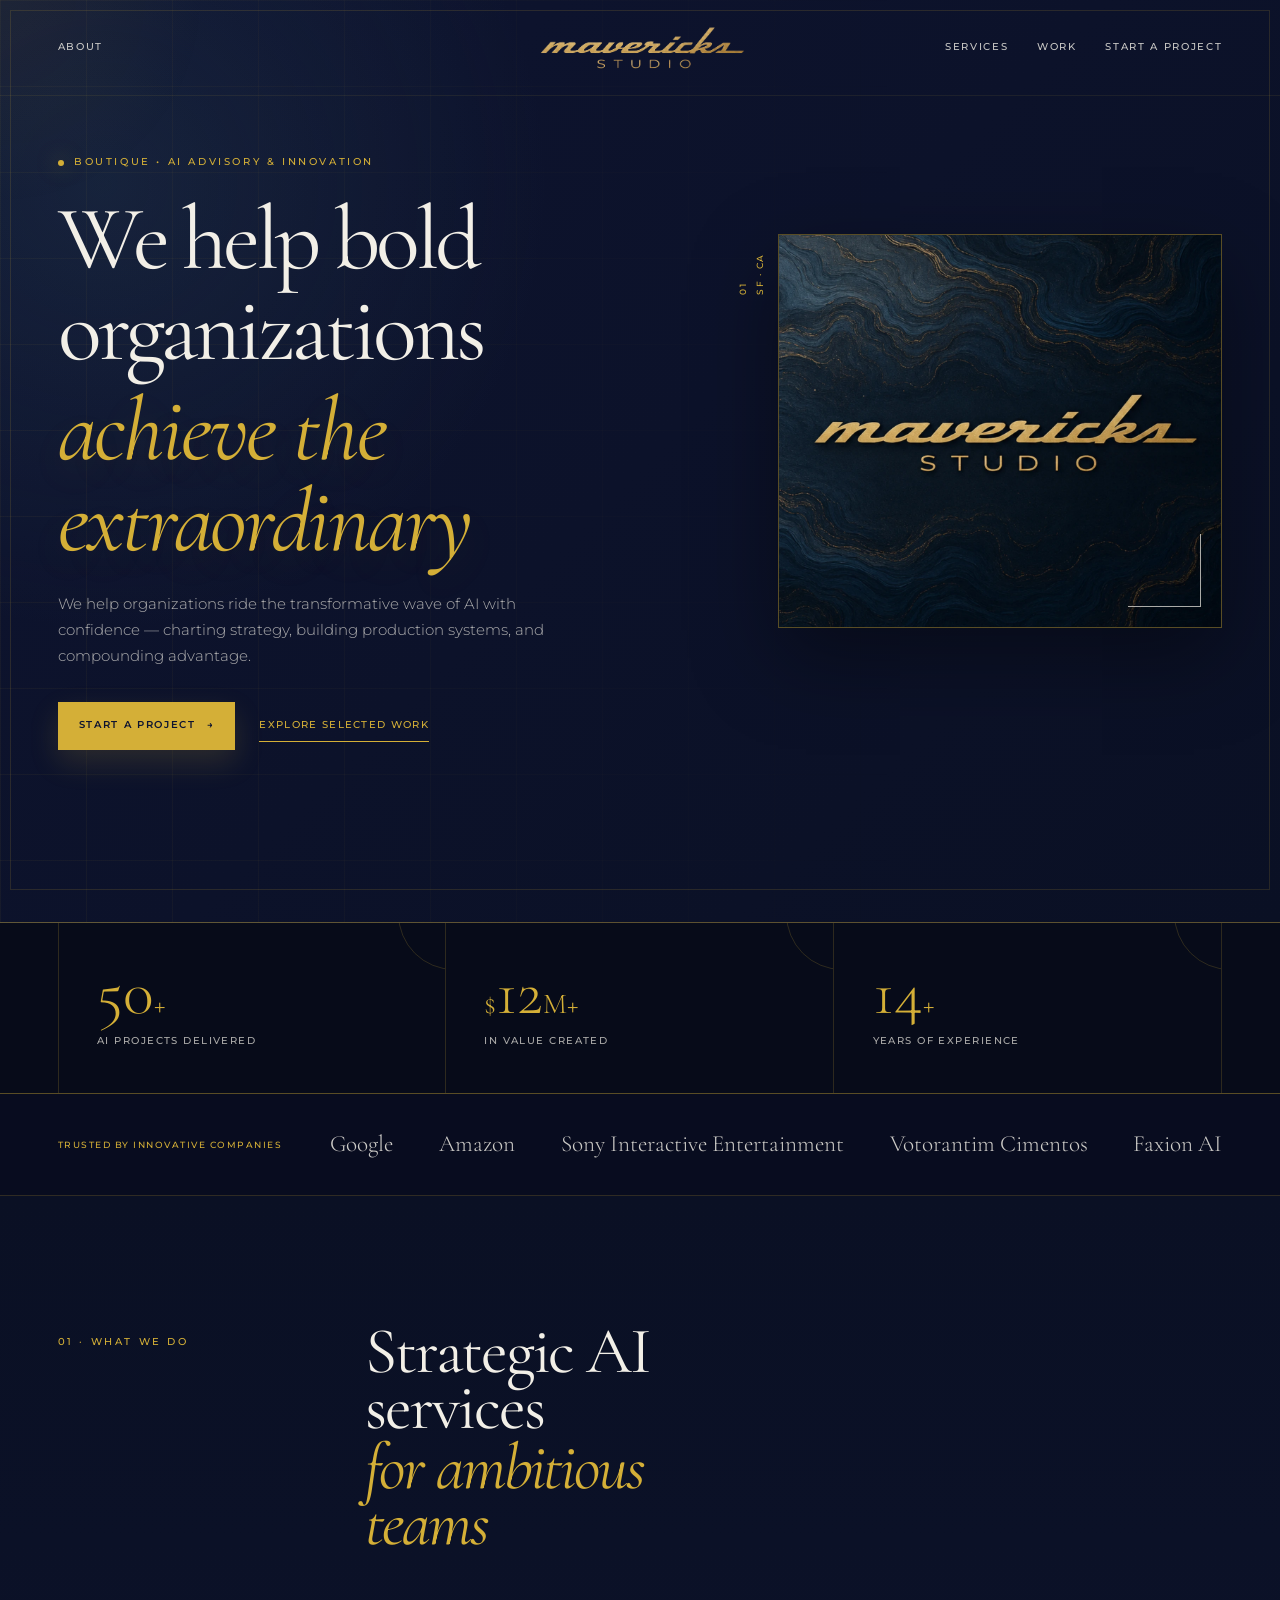
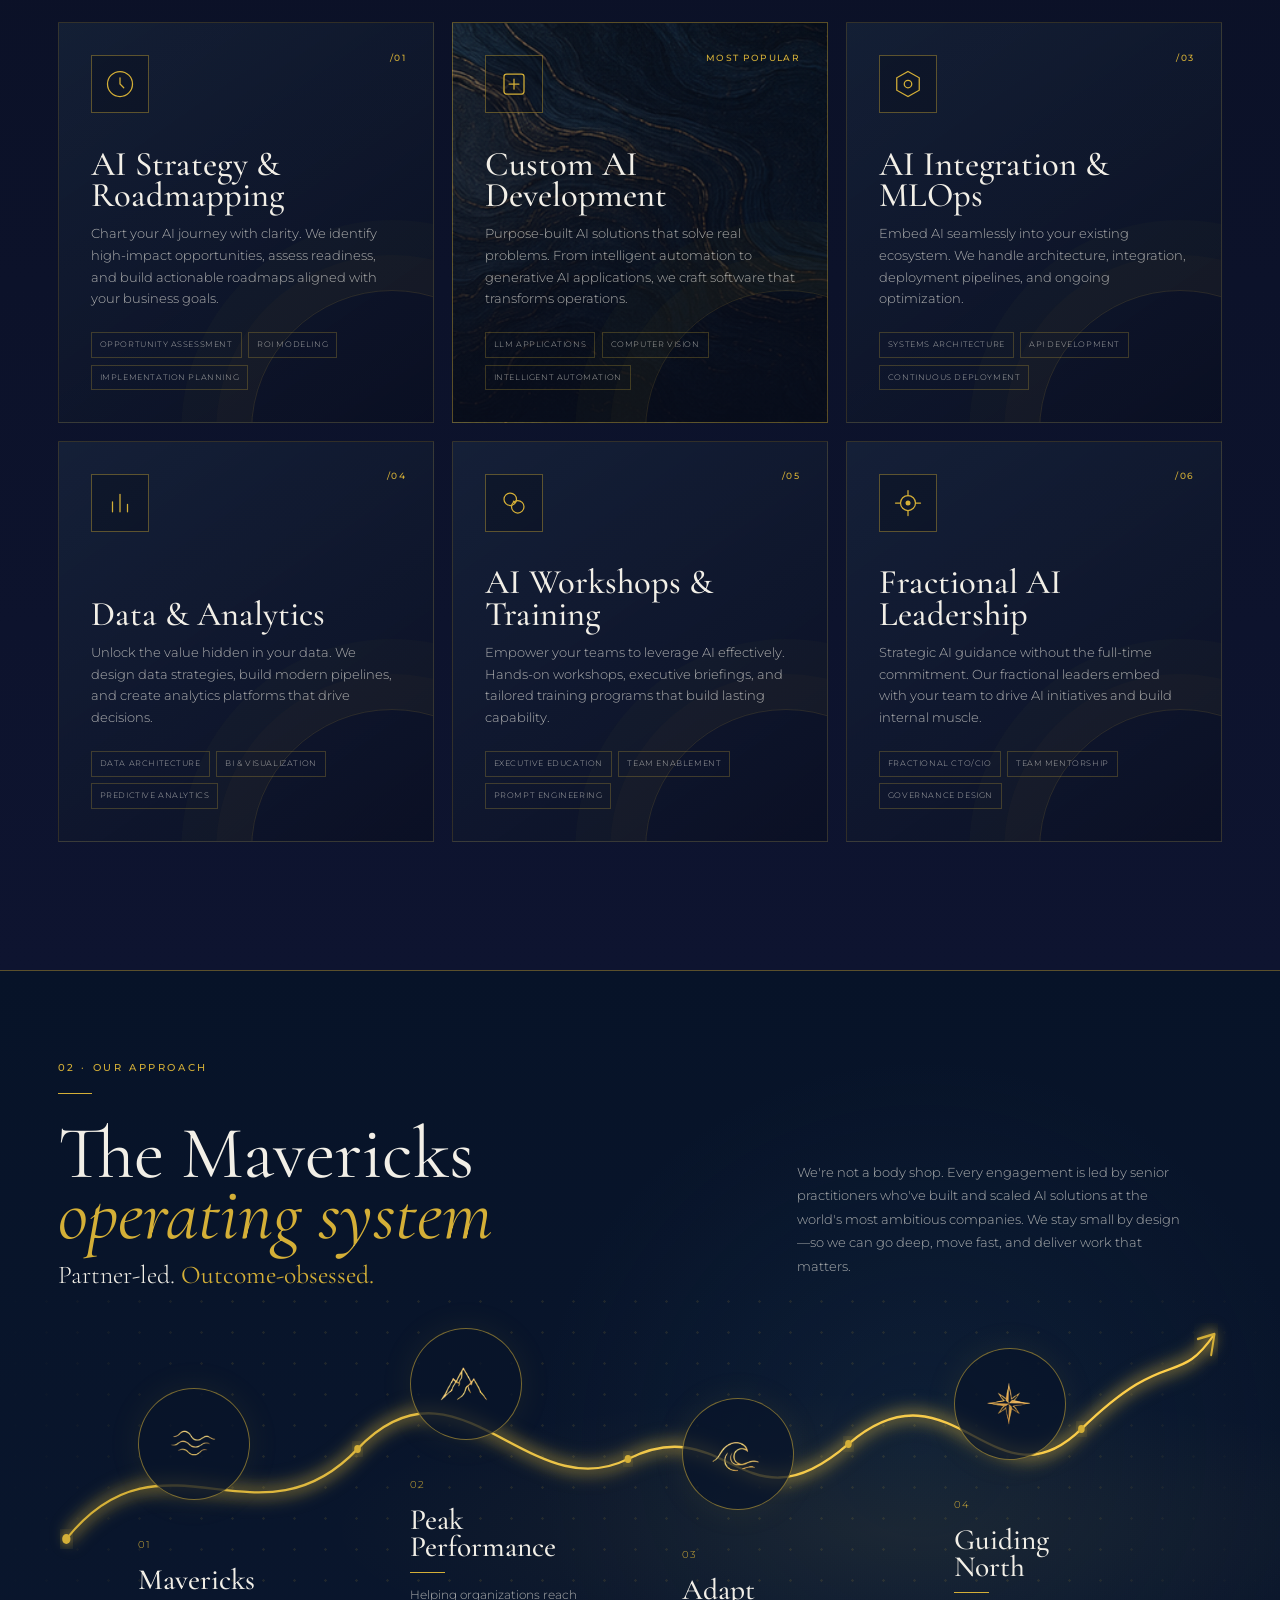
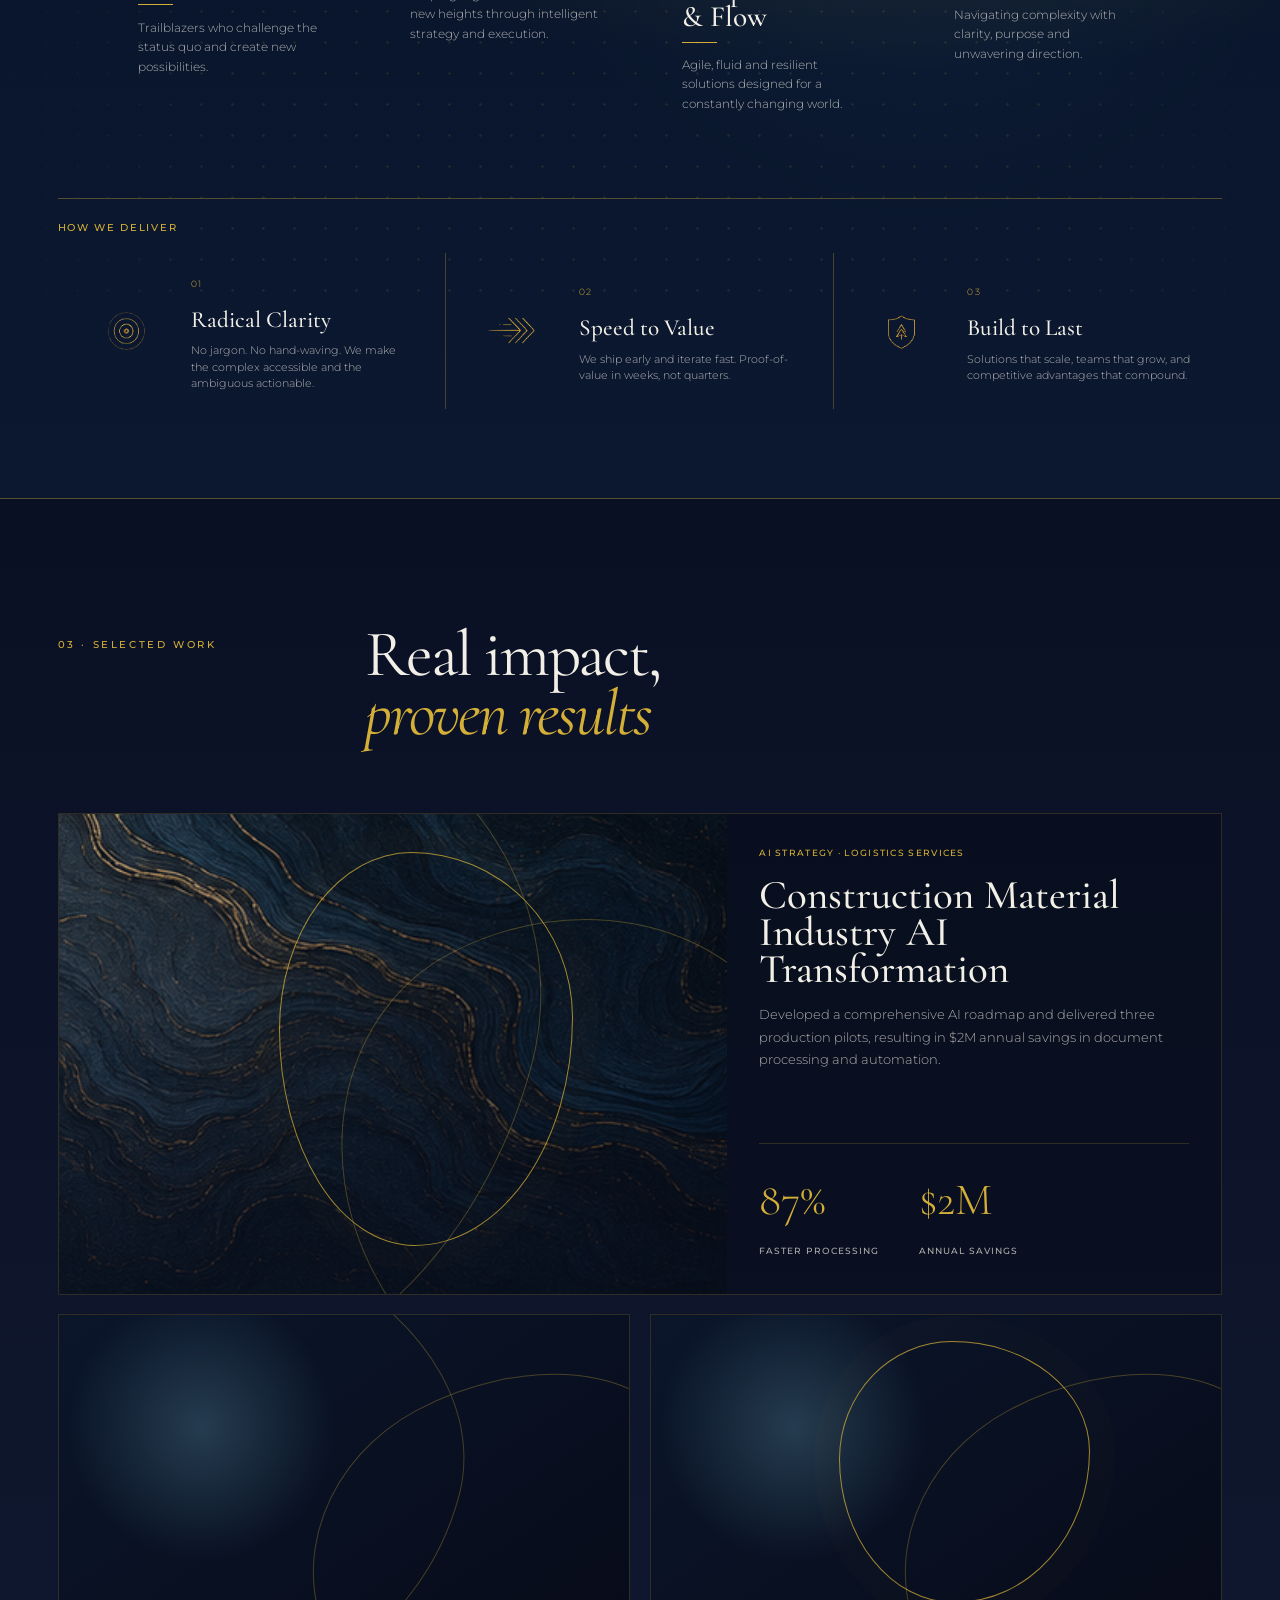
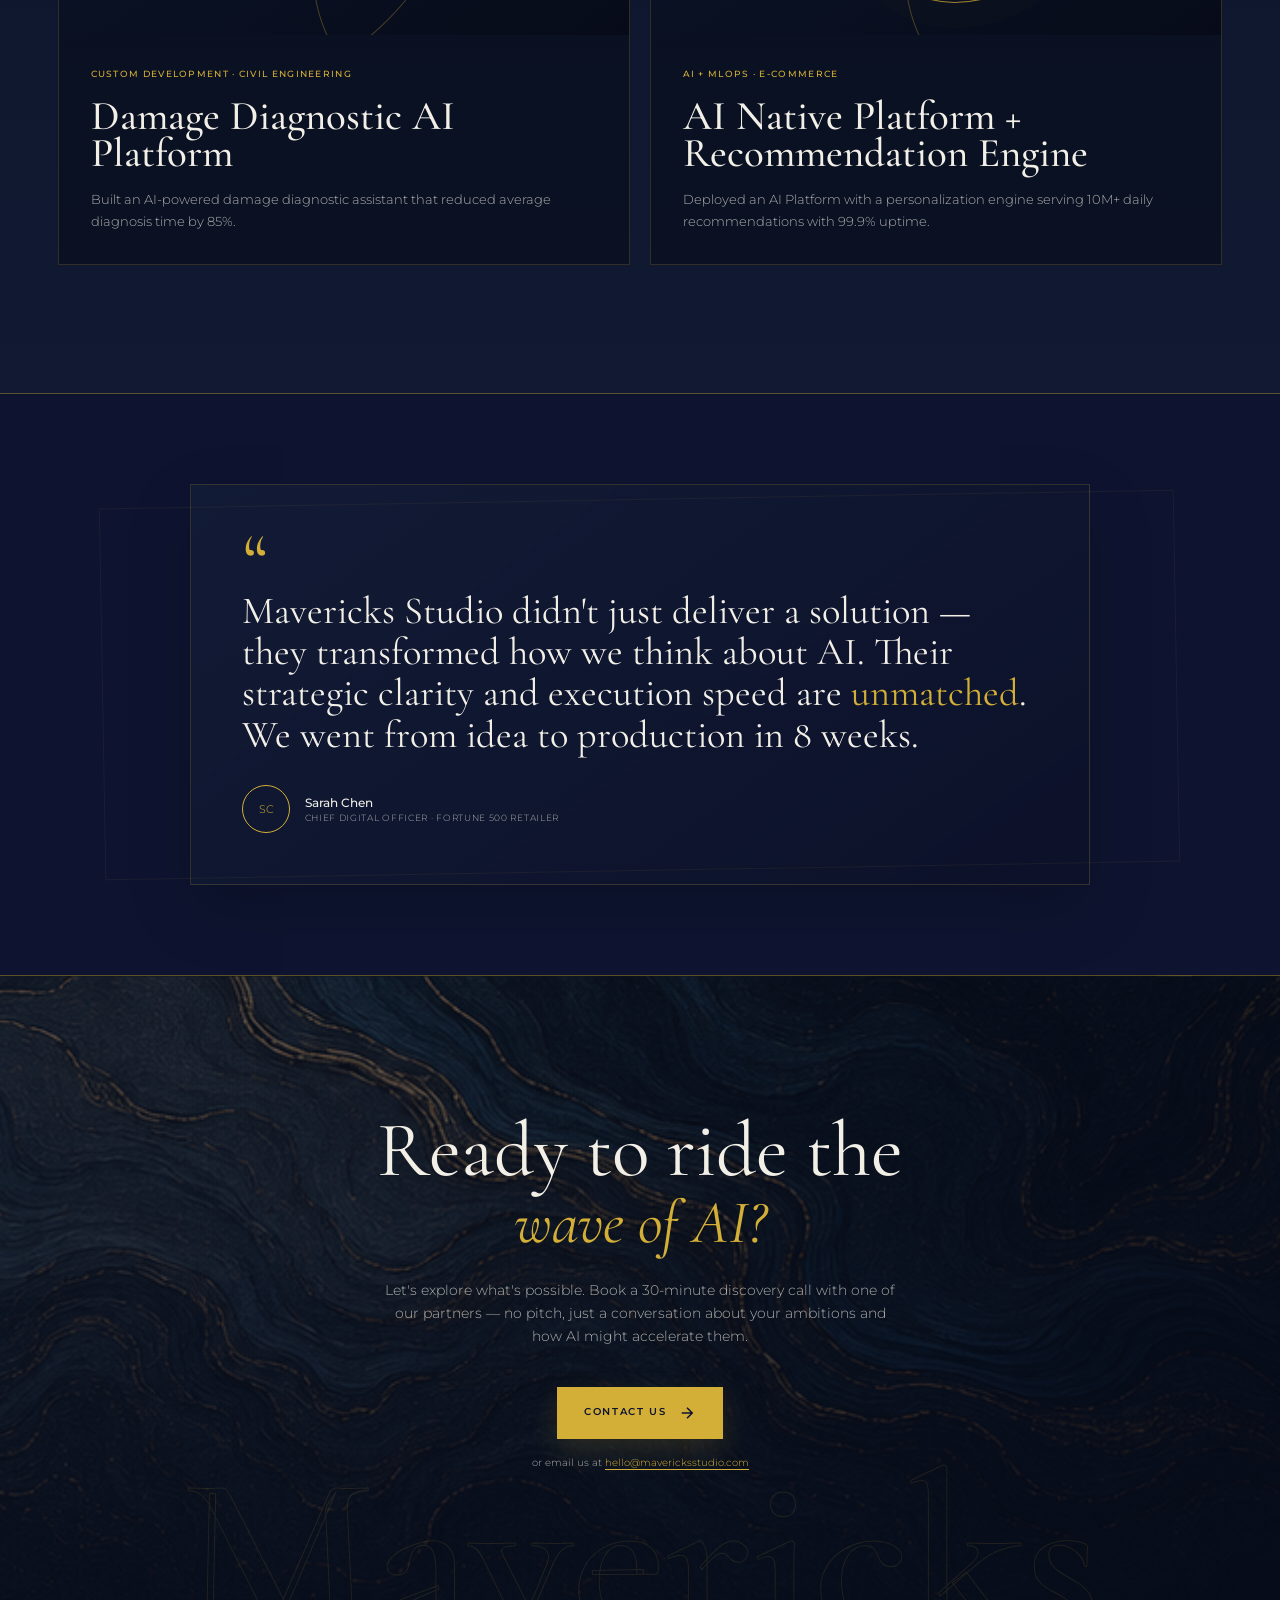
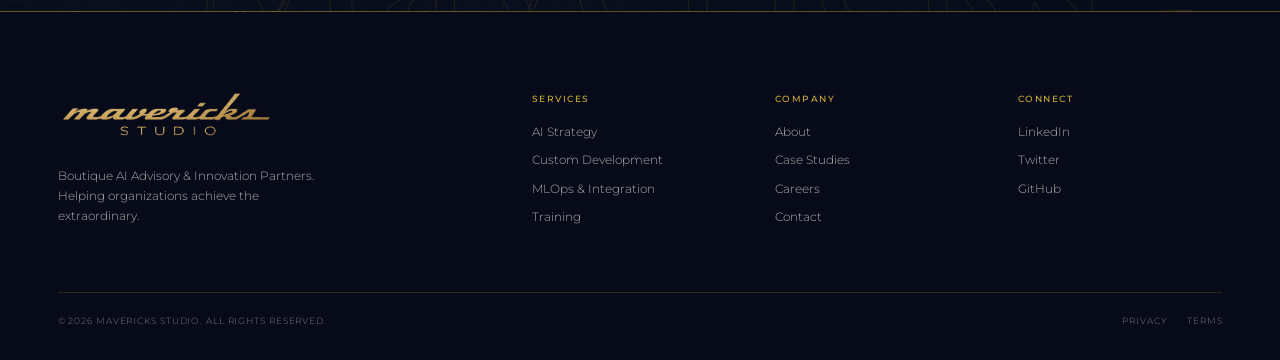
<file: index.html>
<!DOCTYPE html>
<html lang="en">
<head>
   <meta charset="UTF-8">
   <meta name="viewport" content="width=device-width, initial-scale=1.0, viewport-fit=cover">
   <title>Mavericks Studio — AI Advisory &amp; Innovation Partners</title>
   <meta name="description" content="Boutique AI Advisory & Innovation Partners. We help organizations ride the transformative wave of AI with confidence to achieve the extraordinary.">
   <meta name="theme-color" content="#0e1430">
   <link rel="stylesheet" href="styles.css">
</head>
<body>
   <!-- Cursor follower + hairline frame -->
   <div class="cursor-glow" id="cursorGlow"></div>
   <div class="frame" aria-hidden="true"></div>

   <!-- Navigation -->
   <nav class="nav" id="nav">
        <div class="nav-left">
            <a href="about.html" class="navlink">About</a>
        </div>
        <a href="index.html" class="logo nav-center">
            <img src="assets/logo-v2-transparent.png" alt="Mavericks Studio" class="logo-img">
        </a>
        <div class="nav-right">
            <a href="#services" class="navlink">Services</a>
            <a href="#work" class="navlink">Work</a>
            <a href="#contact" class="navlink nav-cta">Start a Project</a>
        </div>
        <button class="menu-btn" id="mobileMenuBtn" aria-label="Menu" aria-expanded="false">
            <span></span><span></span>
        </button>
   </nav>

   <!-- Mobile Menu -->
   <div class="mobile-menu" id="mobileMenu">
        <a href="#services">Services</a>
        <a href="#approach">Approach</a>
        <a href="#work">Work</a>
        <a href="about.html">About</a>
        <a href="#contact">Start a Project</a>
   </div>

   <!-- HERO -->
   <section class="hero">
        <div class="hero-bg">
            <div class="grid-pattern"></div>
            <div class="orb orb-1"></div>
            <div class="orb orb-2"></div>
        </div>

        <div class="section-container hero-inner">
            <div class="hero-left">
                <p class="eyebrow" data-reveal><span class="dot"></span>Boutique • AI Advisory &amp; Innovation</p>
                <h1 class="display hero-title" data-reveal>
                    <span class="hero-title-primary">We help bold<br>organizations</span>
                    <span class="hero-title-impact">achieve the<br>extraordinary</span>
                </h1>
                <p class="lead hero-sub" data-reveal>
                    We help organizations ride the transformative wave of AI with confidence —
                    charting strategy, building production systems, and compounding advantage.
                </p>
                <div class="hero-actions" data-reveal>
                    <a href="#contact" class="btn btn-primary">Start a project <span aria-hidden="true">→</span></a>
                    <a href="#work" class="text-link">Explore selected work</a>
                </div>
            </div>

            <aside class="hero-visual" data-reveal aria-label="Mavericks Studio Logo V2">
                <div class="hero-art-card hero-logo-card">
                    <img class="hero-logo-v2" src="assets/logo-v2.webp" alt="Mavericks Studio">
                </div>
                <div class="hero-art-index" aria-hidden="true"><span>01</span><span>SF · CA</span></div>
            </aside>

            <div class="scroll-cue" data-reveal>
                <span>Scroll to explore</span>
                <span class="rail"></span>
            </div>
        </div>
   </section>

   <!-- STATS -->
   <section class="stats">
        <div class="section-container stats-row">
            <div class="stat" data-reveal>
                <div class="stat-value"><span class="num" data-count="50">0</span><span class="suf">+</span></div>
                <span class="stat-label">AI Projects Delivered</span>
            </div>
            <div class="stat" data-reveal>
                <div class="stat-value"><span class="pre">$</span><span class="num" data-count="12">0</span><span class="suf">M+</span></div>
                <span class="stat-label">In Value Created</span>
            </div>
            <div class="stat" data-reveal>
                <div class="stat-value"><span class="num" data-count="14">0</span><span class="suf">+</span></div>
                <span class="stat-label">Years of Experience</span>
            </div>
        </div>
    </section>

   <!-- CLIENTS -->
   <section class="clients">
        <div class="section-container">
            <p class="clients-label" data-reveal>Trusted by innovative companies</p>
            <div class="clients-row" data-reveal>
                <span class="client-logo">Google</span>
                <span class="client-logo">Amazon</span>
                <span class="client-logo">Sony Interactive Entertainment</span>
                <span class="client-logo">Votorantim Cimentos</span>
                <span class="client-logo">Faxion AI</span>
            </div>
        </div>
   </section>

   <!-- SERVICES -->
   <section class="section services" id="services">
        <div class="section-container">
            <header class="section-head" data-reveal>
                <span class="count">01 · What We Do</span>
                <h2>Strategic AI services<span class="muted"> for ambitious teams</span></h2>
            </header>

            <div class="services-grid">
                <article class="service" data-reveal>
                    <span class="no">/01</span>
                    <div class="service-icon">
                        <svg viewBox="0 0 48 48" fill="none"><circle cx="24" cy="24" r="20" stroke="currentColor" stroke-width="2"/><path d="M24 14v10l6 6" stroke="currentColor" stroke-width="2" stroke-linecap="round"/></svg>
                    </div>
                    <h3>AI Strategy &amp; Roadmapping</h3>
                    <p>Chart your AI journey with clarity. We identify high-impact opportunities, assess readiness, and build actionable roadmaps aligned with your business goals.</p>
                    <ul class="tags"><li>Opportunity Assessment</li><li>ROI Modeling</li><li>Implementation Planning</li></ul>
                </article>

                <article class="service featured" data-reveal>
                    <span class="badge">Most Popular</span>
                    <div class="service-icon">
                        <svg viewBox="0 0 48 48" fill="none"><rect x="8" y="8" width="32" height="32" rx="4" stroke="currentColor" stroke-width="2"/><path d="M16 24h16M24 16v16" stroke="currentColor" stroke-width="2" stroke-linecap="round"/></svg>
                    </div>
                    <h3>Custom AI Development</h3>
                    <p>Purpose-built AI solutions that solve real problems. From intelligent automation to generative AI applications, we craft software that transforms operations.</p>
                    <ul class="tags"><li>LLM Applications</li><li>Computer Vision</li><li>Intelligent Automation</li></ul>
                </article>

                <article class="service" data-reveal>
                    <span class="no">/03</span>
                    <div class="service-icon">
                        <svg viewBox="0 0 48 48" fill="none"><path d="M24 4l18 10v20L24 44 6 34V14L24 4z" stroke="currentColor" stroke-width="2"/><circle cx="24" cy="24" r="6" stroke="currentColor" stroke-width="2"/></svg>
                    </div>
                    <h3>AI Integration &amp; MLOps</h3>
                    <p>Embed AI seamlessly into your existing ecosystem. We handle architecture, integration, deployment pipelines, and ongoing optimization.</p>
                    <ul class="tags"><li>Systems Architecture</li><li>API Development</li><li>Continuous Deployment</li></ul>
                </article>

                <article class="service" data-reveal>
                    <span class="no">/04</span>
                    <div class="service-icon">
                        <svg viewBox="0 0 48 48" fill="none"><path d="M12 38V22M24 38V10M36 38V26" stroke="currentColor" stroke-width="2" stroke-linecap="round"/></svg>
                    </div>
                    <h3>Data &amp; Analytics</h3>
                    <p>Unlock the value hidden in your data. We design data strategies, build modern pipelines, and create analytics platforms that drive decisions.</p>
                    <ul class="tags"><li>Data Architecture</li><li>BI &amp; Visualization</li><li>Predictive Analytics</li></ul>
                </article>

                <article class="service" data-reveal>
                    <span class="no">/05</span>
                    <div class="service-icon">
                        <svg viewBox="0 0 48 48" fill="none"><circle cx="18" cy="18" r="10" stroke="currentColor" stroke-width="2"/><circle cx="30" cy="30" r="10" stroke="currentColor" stroke-width="2"/><path d="M25 23l-2-2" stroke="currentColor" stroke-width="2" stroke-linecap="round"/></svg>
                    </div>
                    <h3>AI Workshops &amp; Training</h3>
                    <p>Empower your teams to leverage AI effectively. Hands-on workshops, executive briefings, and tailored training programs that build lasting capability.</p>
                    <ul class="tags"><li>Executive Education</li><li>Team Enablement</li><li>Prompt Engineering</li></ul>
                </article>

                <article class="service" data-reveal>
                    <span class="no">/06</span>
                    <div class="service-icon">
                        <svg viewBox="0 0 48 48" fill="none"><path d="M24 4v8M24 36v8M44 24h-8M12 24H4" stroke="currentColor" stroke-width="2" stroke-linecap="round"/><circle cx="24" cy="24" r="12" stroke="currentColor" stroke-width="2"/><circle cx="24" cy="24" r="4" fill="currentColor"/></svg>
                    </div>
                    <h3>Fractional AI Leadership</h3>
                    <p>Strategic AI guidance without the full-time commitment. Our fractional leaders embed with your team to drive AI initiatives and build internal muscle.</p>
                    <ul class="tags"><li>Fractional CTO/CIO</li><li>Team Mentorship</li><li>Governance Design</li></ul>
                </article>
            </div>
        </div>
   </section>

   <!-- OPERATING SYSTEM / APPROACH -->
   <section class="brand-principles" id="approach" aria-labelledby="brand-principles-title">
        <div class="section-container">
            <header class="brand-principles-head" data-reveal>
                <div class="os-heading">
                    <span class="count">02 · Our Approach</span>
                    <span class="os-heading-rule" aria-hidden="true"></span>
                    <h2 id="brand-principles-title">The Mavericks<br><em>operating system</em></h2>
                    <p class="os-manifesto">Partner-led. <strong>Outcome-obsessed.</strong></p>
                </div>
                <p class="os-summary">We're not a body shop. Every engagement is led by senior practitioners who've built and scaled AI solutions at the world's most ambitious companies. We stay small by design—so we can go deep, move fast, and deliver work that matters.</p>
            </header>

            <div class="os-journey" data-reveal>
                <svg class="os-journey-path" viewBox="0 0 1400 300" preserveAspectRatio="none" aria-hidden="true">
                    <defs>
                        <filter id="journey-glow" x="-20%" y="-50%" width="140%" height="200%">
                            <feGaussianBlur stdDeviation="7" result="blur"/>
                            <feMerge><feMergeNode in="blur"/><feMergeNode in="SourceGraphic"/></feMerge>
                        </filter>
                        <linearGradient id="journey-gold" x1="0" x2="1">
                            <stop offset="0" stop-color="#d4af37"/>
                            <stop offset=".55" stop-color="#f2c94c"/>
                            <stop offset="1" stop-color="#ffcf4a"/>
                        </linearGradient>
                    </defs>
                    <path class="journey-ambient" d="M10 235 C125 115 240 250 360 145 S565 205 685 155 S825 230 950 140 S1125 210 1230 125 S1345 85 1390 30"/>
                    <path class="journey-line" d="M10 235 C125 115 240 250 360 145 S565 205 685 155 S825 230 950 140 S1125 210 1230 125 S1345 85 1390 30"/>
                    <circle cx="10" cy="235" r="5"/><circle cx="360" cy="145" r="4"/><circle cx="685" cy="155" r="4"/><circle cx="950" cy="140" r="4"/><circle cx="1230" cy="125" r="4"/>
                    <path class="journey-arrow" d="m1370 35 20-5-4 21"/>
                </svg>

                <div class="principles-grid">
                    <article class="principle">
                        <div class="principle-icon"><img src="assets/icon-wave.png" alt="" aria-hidden="true"></div>
                        <div class="principle-copy"><span class="principle-no">01</span><h3>Mavericks</h3><span class="principle-rule"></span><p>Trailblazers who challenge the status quo and create new possibilities.</p></div>
                    </article>
                    <article class="principle">
                        <div class="principle-icon"><img src="assets/icon-mountain.png" alt="" aria-hidden="true"></div>
                        <div class="principle-copy"><span class="principle-no">02</span><h3>Peak<br>Performance</h3><span class="principle-rule"></span><p>Helping organizations reach new heights through intelligent strategy and execution.</p></div>
                    </article>
                    <article class="principle">
                        <div class="principle-icon"><img src="assets/icon-flow.png" alt="" aria-hidden="true"></div>
                        <div class="principle-copy"><span class="principle-no">03</span><h3>Adapt<br>&amp; Flow</h3><span class="principle-rule"></span><p>Agile, fluid and resilient solutions designed for a constantly changing world.</p></div>
                    </article>
                    <article class="principle">
                        <div class="principle-icon"><img src="assets/icon-north.png" alt="" aria-hidden="true"></div>
                        <div class="principle-copy"><span class="principle-no">04</span><h3>Guiding<br>North</h3><span class="principle-rule"></span><p>Navigating complexity with clarity, purpose and unwavering direction.</p></div>
                    </article>
                </div>
            </div>

            <div class="os-delivery" data-reveal>
                <div class="os-delivery-label"><span>How we deliver</span></div>
                <div class="os-values">
                    <article class="os-value">
                        <img src="assets/icon-clarity.png" alt="" aria-hidden="true">
                        <div><span>01</span><h3>Radical Clarity</h3><p>No jargon. No hand-waving. We make the complex accessible and the ambiguous actionable.</p></div>
                    </article>
                    <article class="os-value">
                        <img src="assets/icon-speed.png" alt="" aria-hidden="true">
                        <div><span>02</span><h3>Speed to Value</h3><p>We ship early and iterate fast. Proof-of-value in weeks, not quarters.</p></div>
                    </article>
                    <article class="os-value">
                        <img src="assets/icon-lasting.png" alt="" aria-hidden="true">
                        <div><span>03</span><h3>Build to Last</h3><p>Solutions that scale, teams that grow, and competitive advantages that compound.</p></div>
                    </article>
                </div>
            </div>
        </div>
   </section>

   <!-- WORK -->
   <section class="section work" id="work">
        <div class="section-container">
            <header class="section-head" data-reveal>
                <span class="count">03 · Selected Work</span>
                <h2>Real impact,<br><span class="muted">proven results</span></h2>
            </header>

            <div class="work-grid">
                <article class="work-card large" data-reveal>
                    <div class="work-media">
                        <span class="wave w1"></span><span class="wave w2"></span><span class="wave w3"></span>
                    </div>
                    <div class="work-body">
                        <span class="work-cat">AI Strategy · Logistics Services</span>
                        <h3>Construction Material Industry AI Transformation</h3>
                        <p>Developed a comprehensive AI roadmap and delivered three production pilots, resulting in $2M annual savings in document processing and automation.</p>
                        <div class="work-stats">
                            <div class="work-stat"><span class="v">87%</span><span class="l">Faster Processing</span></div>
                            <div class="work-stat"><span class="v">$2M</span><span class="l">Annual Savings</span></div>
                        </div>
                    </div>
                </article>

                <article class="work-card" data-reveal>
                    <div class="work-media">
                        <span class="wave w2"></span><span class="wave w1"></span>
                    </div>
                    <div class="work-body">
                        <span class="work-cat">Custom Development · Civil Engineering</span>
                        <h3>Damage Diagnostic AI Platform</h3>
                        <p>Built an AI-powered damage diagnostic assistant that reduced average diagnosis time by 85%.</p>
                    </div>
                </article>

                <article class="work-card" data-reveal>
                    <div class="work-media">
                        <span class="wave w3"></span><span class="wave w2"></span>
                    </div>
                    <div class="work-body">
                        <span class="work-cat">AI + MLOps · E-Commerce</span>
                        <h3>AI Native Platform + Recommendation Engine</h3>
                        <p>Deployed an AI Platform with a personalization engine serving 10M+ daily recommendations with 99.9% uptime.</p>
                    </div>
                </article>
            </div>
        </div>
   </section>

   <!-- TESTIMONIAL -->
   <section class="section testimonial">
        <div class="section-container">
            <div class="testimonial-inner" data-reveal>
                <div class="quote-mark" aria-hidden="true">“</div>
                <blockquote>
                    Mavericks Studio didn't just deliver a solution — they transformed how we think about AI.
                    Their strategic clarity and execution speed are <span class="accent">unmatched</span>. We went
                    from idea to production in 8 weeks.
                </blockquote>
                <div class="t-author">
                    <div class="t-avatar">SC</div>
                    <div class="t-info">
                        <div class="n">Sarah Chen</div>
                        <div class="r">Chief Digital Officer · Fortune 500 Retailer</div>
                    </div>
                </div>
            </div>
        </div>
   </section>

   <!-- CTA -->
   <section class="cta" id="contact">
        <div class="cta-bg"></div>
        <div class="section-container">
            <div class="cta-inner" data-reveal>
                <h2>Ready to ride the<br><span class="accent">wave of AI?</span></h2>
                <p>
                    Let's explore what's possible. Book a 30-minute discovery call with one of our partners —
                    no pitch, just a conversation about your ambitions and how AI might accelerate them.
                </p>
                <div class="cta-actions">
                    <a href="mailto:hello@mavericksstudio.com" class="btn btn-primary btn-lg">
                        <span>Contact Us</span>
                        <svg width="18" height="18" viewBox="0 0 24 24" fill="none" stroke="currentColor" stroke-width="2"><path d="M5 12h14M12 5l7 7-7 7"/></svg>
                    </a>
                    <span class="cta-note">or email us at <a href="mailto:hello@mavericksstudio.com">hello@mavericksstudio.com</a></span>
                </div>
            </div>
        </div>
        <div class="ghost" aria-hidden="true">Mavericks</div>
   </section>

   <!-- FOOTER -->
   <footer class="footer">
        <div class="section-container">
            <div class="footer-grid">
                <div class="footer-brand">
                    <a href="index.html" class="logo">
                        <img src="assets/logo-v2-transparent.png" alt="Mavericks Studio" class="logo-img">
                    </a>
                    <p>Boutique AI Advisory &amp; Innovation Partners. Helping organizations achieve the extraordinary.</p>
                </div>
                <div class="footer-links">
                    <div class="footer-col">
                        <h4>Services</h4>
                        <a href="#services">AI Strategy</a>
                        <a href="#services">Custom Development</a>
                        <a href="#services">MLOps &amp; Integration</a>
                        <a href="#services">Training</a>
                    </div>
                    <div class="footer-col">
                        <h4>Company</h4>
                        <a href="about.html">About</a>
                        <a href="#work">Case Studies</a>
                        <a href="careers.html">Careers</a>
                        <a href="#contact">Contact</a>
                    </div>
                    <div class="footer-col">
                        <h4>Connect</h4>
                        <a href="#">LinkedIn</a>
                        <a href="#">Twitter</a>
                        <a href="#">GitHub</a>
                    </div>
                </div>
            </div>
            <div class="footer-bottom">
                <p>© 2026 Mavericks Studio. All rights reserved.</p>
                <div class="footer-legal">
                    <a href="privacy.html">Privacy</a>
                    <a href="terms.html">Terms</a>
                </div>
            </div>
        </div>
   </footer>

   <script src="script.js"></script>
</body>
</html>
</file>
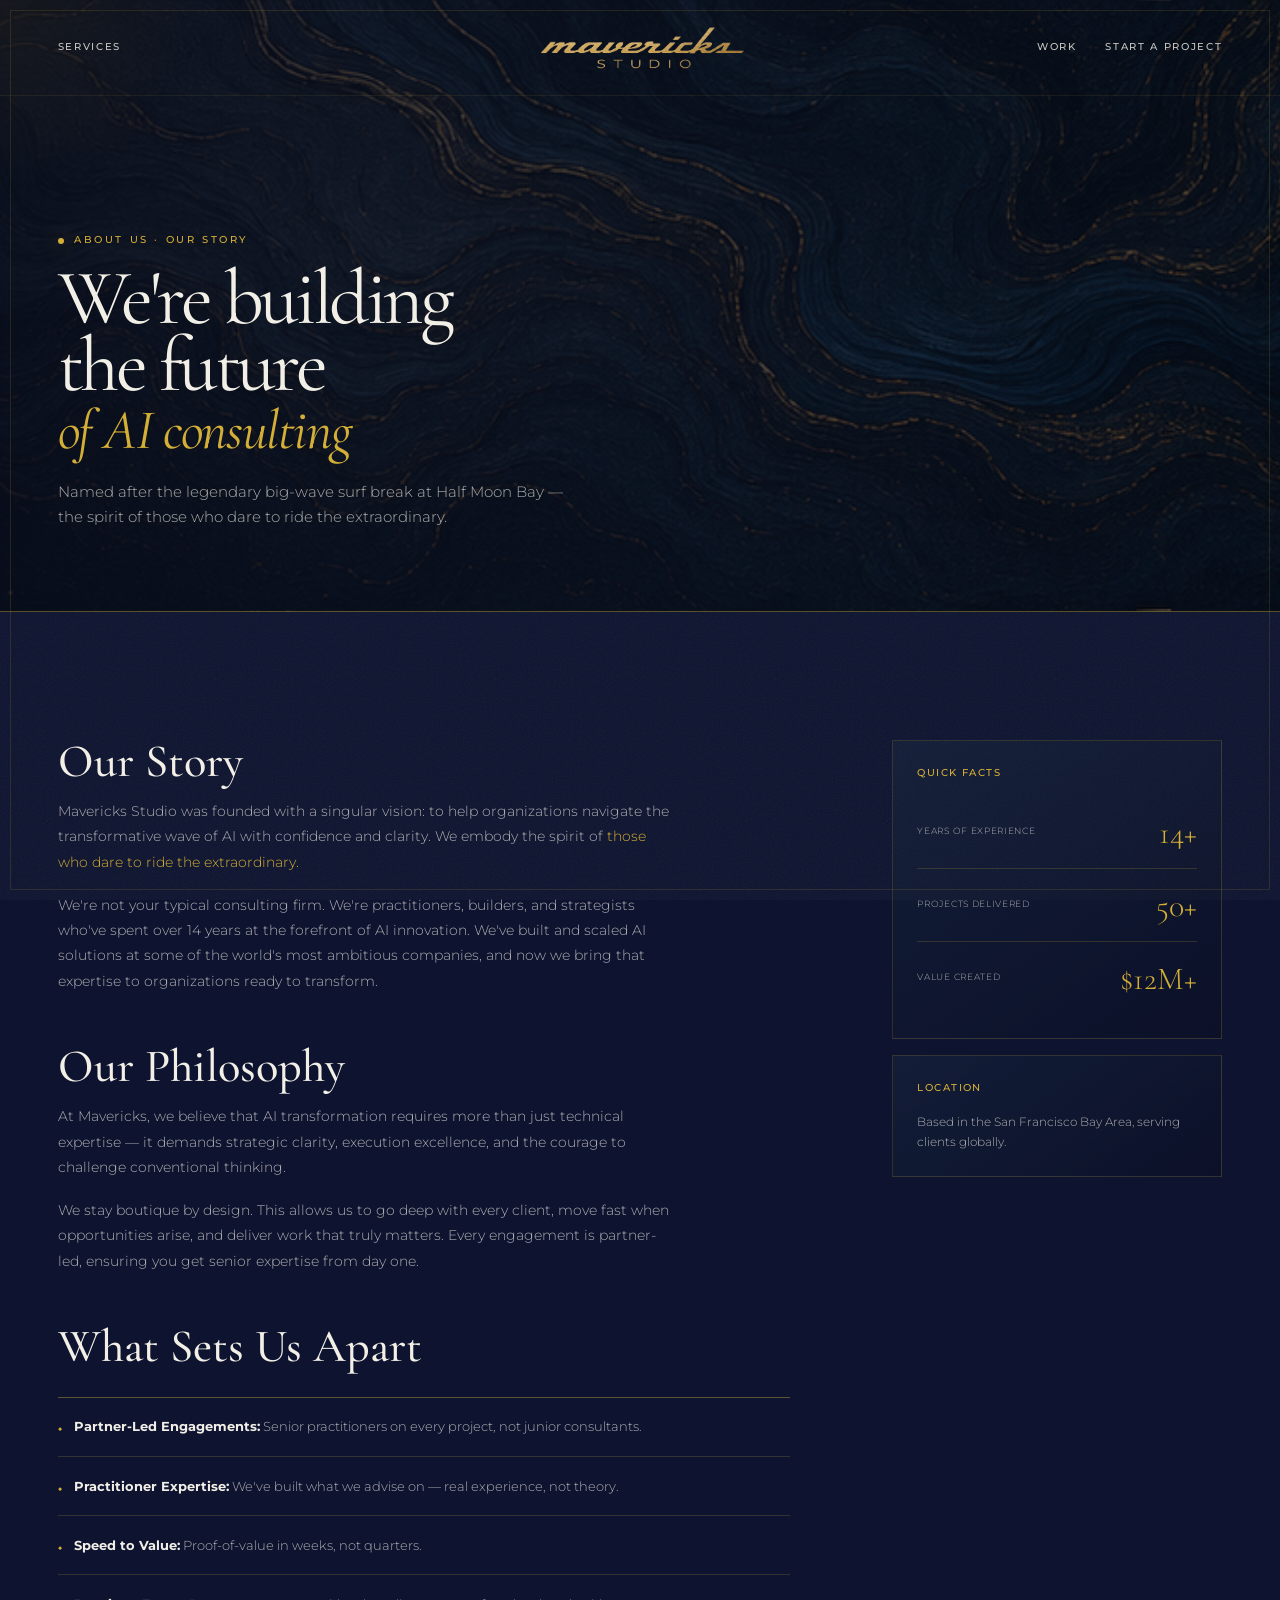
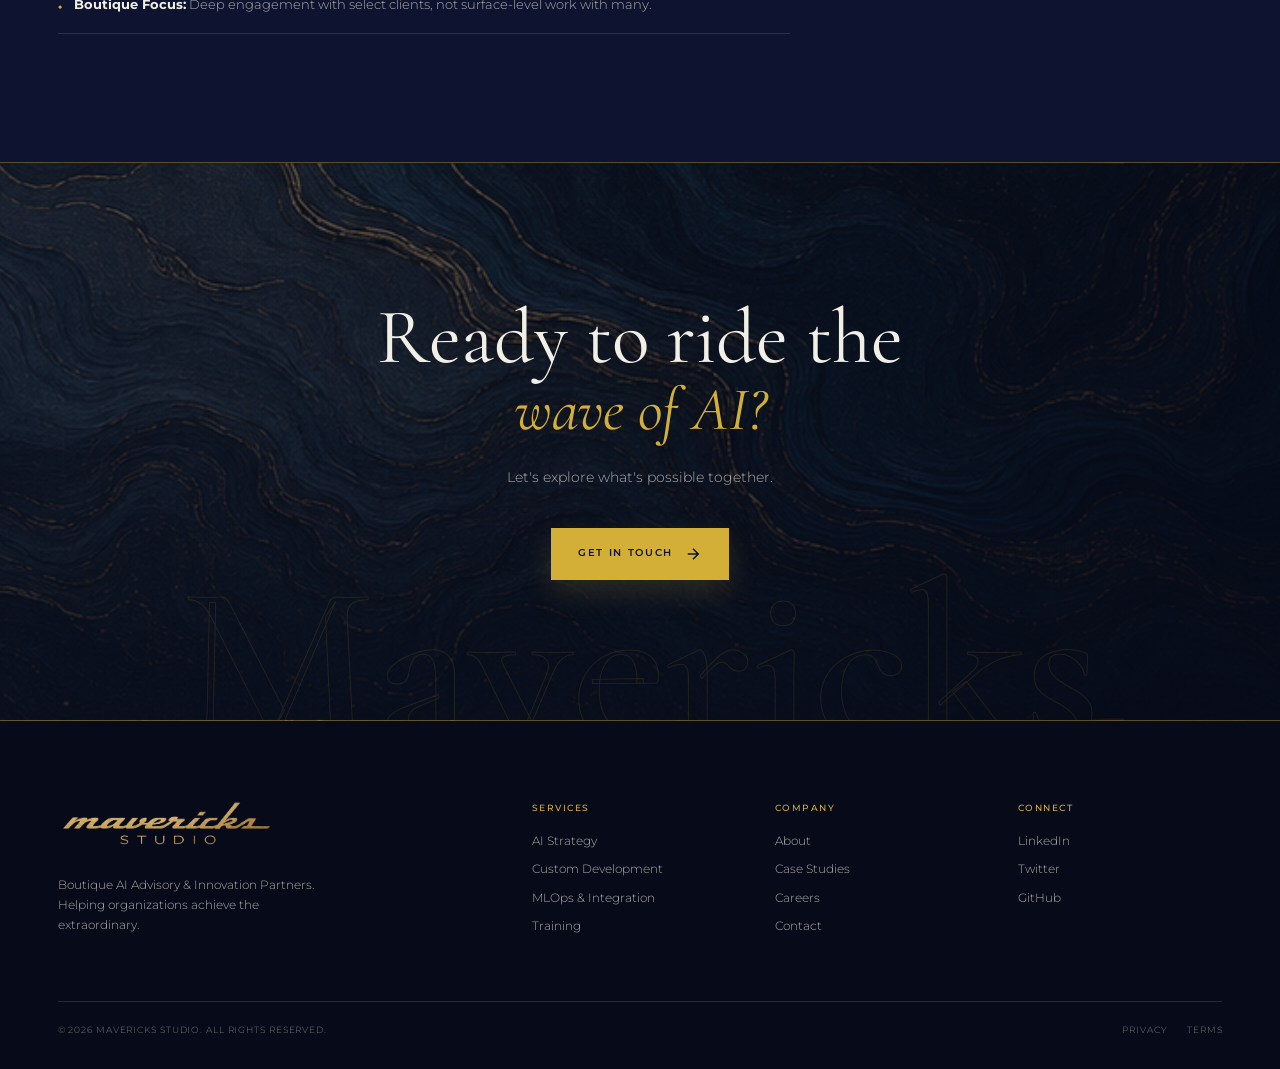
<file: about.html>
<!DOCTYPE html>
<html lang="en">
<head>
    <meta charset="UTF-8">
    <meta name="viewport" content="width=device-width, initial-scale=1.0, viewport-fit=cover">
    <title>About Us | Mavericks Studio</title>
    <meta name="description" content="Learn about Mavericks Studio — a boutique AI Advisory & Innovation Partners helping organizations ride the transformative wave of AI.">
    <meta name="theme-color" content="#0e1430">
    <link rel="stylesheet" href="styles.css">
</head>
<body>
    <div class="cursor-glow" id="cursorGlow"></div>
    <div class="frame" aria-hidden="true"></div>

    <nav class="nav" id="nav">
         <div class="nav-left"><a href="index.html#services" class="navlink">Services</a></div>
         <a href="index.html" class="logo nav-center"><img src="assets/logo-v2-transparent.png" alt="Mavericks Studio" class="logo-img"></a>
         <div class="nav-right">
             <a href="index.html#work" class="navlink">Work</a>
             <a href="index.html#contact" class="navlink nav-cta">Start a Project</a>
         </div>
         <button class="menu-btn" id="mobileMenuBtn" aria-label="Menu" aria-expanded="false"><span></span><span></span></button>
    </nav>

    <div class="mobile-menu" id="mobileMenu">
         <a href="index.html#services">Services</a>
         <a href="index.html#approach">Approach</a>
         <a href="index.html#work">Work</a>
         <a href="about.html">About</a>
         <a href="index.html#contact">Start a Project</a>
    </div>

    <!-- PAGE HEADER -->
    <header class="page-hero">
         <div class="hero-bg">
             <div class="grid-pattern"></div>
             <div class="orb orb-2"></div>
         </div>
         <div class="section-container" style="position:relative;z-index:3;">
             <p class="eyebrow" data-reveal><span class="dot"></span>About Us · Our Story</p>
             <h1 class="display page-title-impact" data-reveal><span class="page-title-primary">We're building the future</span><span class="page-title-accent">of AI consulting</span></h1>
             <p class="lead" data-reveal>Named after the legendary big-wave surf break at Half Moon Bay — the spirit of those who dare to ride the extraordinary.</p>
         </div>
    </header>

    <!-- ABOUT CONTENT -->
    <section class="content">
         <div class="section-container">
             <div class="content-grid">
                 <div class="content-main prose" data-reveal>
                     <h2>Our Story</h2>
                     <p>Mavericks Studio was founded with a singular vision: to help organizations navigate the transformative wave of AI with confidence and clarity. We embody the spirit of <span class="hl">those who dare to ride the extraordinary.</span></p>
                     <p>We're not your typical consulting firm. We're practitioners, builders, and strategists who've spent over 14 years at the forefront of AI innovation. We've built and scaled AI solutions at some of the world's most ambitious companies, and now we bring that expertise to organizations ready to transform.</p>

                     <h2>Our Philosophy</h2>
                     <p>At Mavericks, we believe that AI transformation requires more than just technical expertise — it demands strategic clarity, execution excellence, and the courage to challenge conventional thinking.</p>
                     <p>We stay boutique by design. This allows us to go deep with every client, move fast when opportunities arise, and deliver work that truly matters. Every engagement is partner-led, ensuring you get senior expertise from day one.</p>

                     <h2>What Sets Us Apart</h2>
                     <ul class="about-list">
                         <li><strong>Partner-Led Engagements:</strong> Senior practitioners on every project, not junior consultants.</li>
                         <li><strong>Practitioner Expertise:</strong> We've built what we advise on — real experience, not theory.</li>
                         <li><strong>Speed to Value:</strong> Proof-of-value in weeks, not quarters.</li>
                         <li><strong>Boutique Focus:</strong> Deep engagement with select clients, not surface-level work with many.</li>
                     </ul>
                 </div>

                 <aside class="content-sidebar sidebar" data-reveal>
                     <div class="card">
                         <h3>Quick Facts</h3>
                         <div class="fact"><span class="fl">Years of Experience</span><span class="fv">14+</span></div>
                         <div class="fact"><span class="fl">Projects Delivered</span><span class="fv">50+</span></div>
                         <div class="fact"><span class="fl">Value Created</span><span class="fv">$12M+</span></div>
                     </div>
                     <div class="card">
                         <h3>Location</h3>
                         <p>Based in the San Francisco Bay Area, serving clients globally.</p>
                     </div>
                 </aside>
             </div>
         </div>
    </section>

    <!-- CTA -->
    <section class="cta">
         <div class="cta-bg"></div>
         <div class="section-container">
             <div class="cta-inner" data-reveal>
                 <h2>Ready to ride the<br><span class="accent">wave of AI?</span></h2>
                 <p>Let's explore what's possible together.</p>
                 <div class="cta-actions">
                     <a href="mailto:hello@mavericksstudio.com" class="btn btn-primary btn-lg">
                         <span>Get in Touch</span>
                         <svg width="18" height="18" viewBox="0 0 24 24" fill="none" stroke="currentColor" stroke-width="2"><path d="M5 12h14M12 5l7 7-7 7"/></svg>
                     </a>
                 </div>
             </div>
         </div>
         <div class="ghost" aria-hidden="true">Mavericks</div>
    </section>

    <!-- FOOTER -->
    <footer class="footer">
         <div class="section-container">
             <div class="footer-grid">
                 <div class="footer-brand">
                     <a href="index.html" class="logo"><img src="assets/logo-v2-transparent.png" alt="Mavericks Studio" class="logo-img"></a>
                     <p>Boutique AI Advisory &amp; Innovation Partners. Helping organizations achieve the extraordinary.</p>
                 </div>
                 <div class="footer-links">
                     <div class="footer-col">
                         <h4>Services</h4>
                         <a href="index.html#services">AI Strategy</a>
                         <a href="index.html#services">Custom Development</a>
                         <a href="index.html#services">MLOps &amp; Integration</a>
                         <a href="index.html#services">Training</a>
                     </div>
                     <div class="footer-col">
                         <h4>Company</h4>
                         <a href="about.html">About</a>
                         <a href="index.html#work">Case Studies</a>
                         <a href="careers.html">Careers</a>
                         <a href="index.html#contact">Contact</a>
                     </div>
                     <div class="footer-col">
                         <h4>Connect</h4>
                         <a href="#">LinkedIn</a>
                         <a href="#">Twitter</a>
                         <a href="#">GitHub</a>
                     </div>
                 </div>
             </div>
             <div class="footer-bottom">
                 <p>© 2026 Mavericks Studio. All rights reserved.</p>
                 <div class="footer-legal"><a href="privacy.html">Privacy</a><a href="terms.html">Terms</a></div>
             </div>
         </div>
    </footer>

    <script src="script.js"></script>
</body>
</html>
</file>
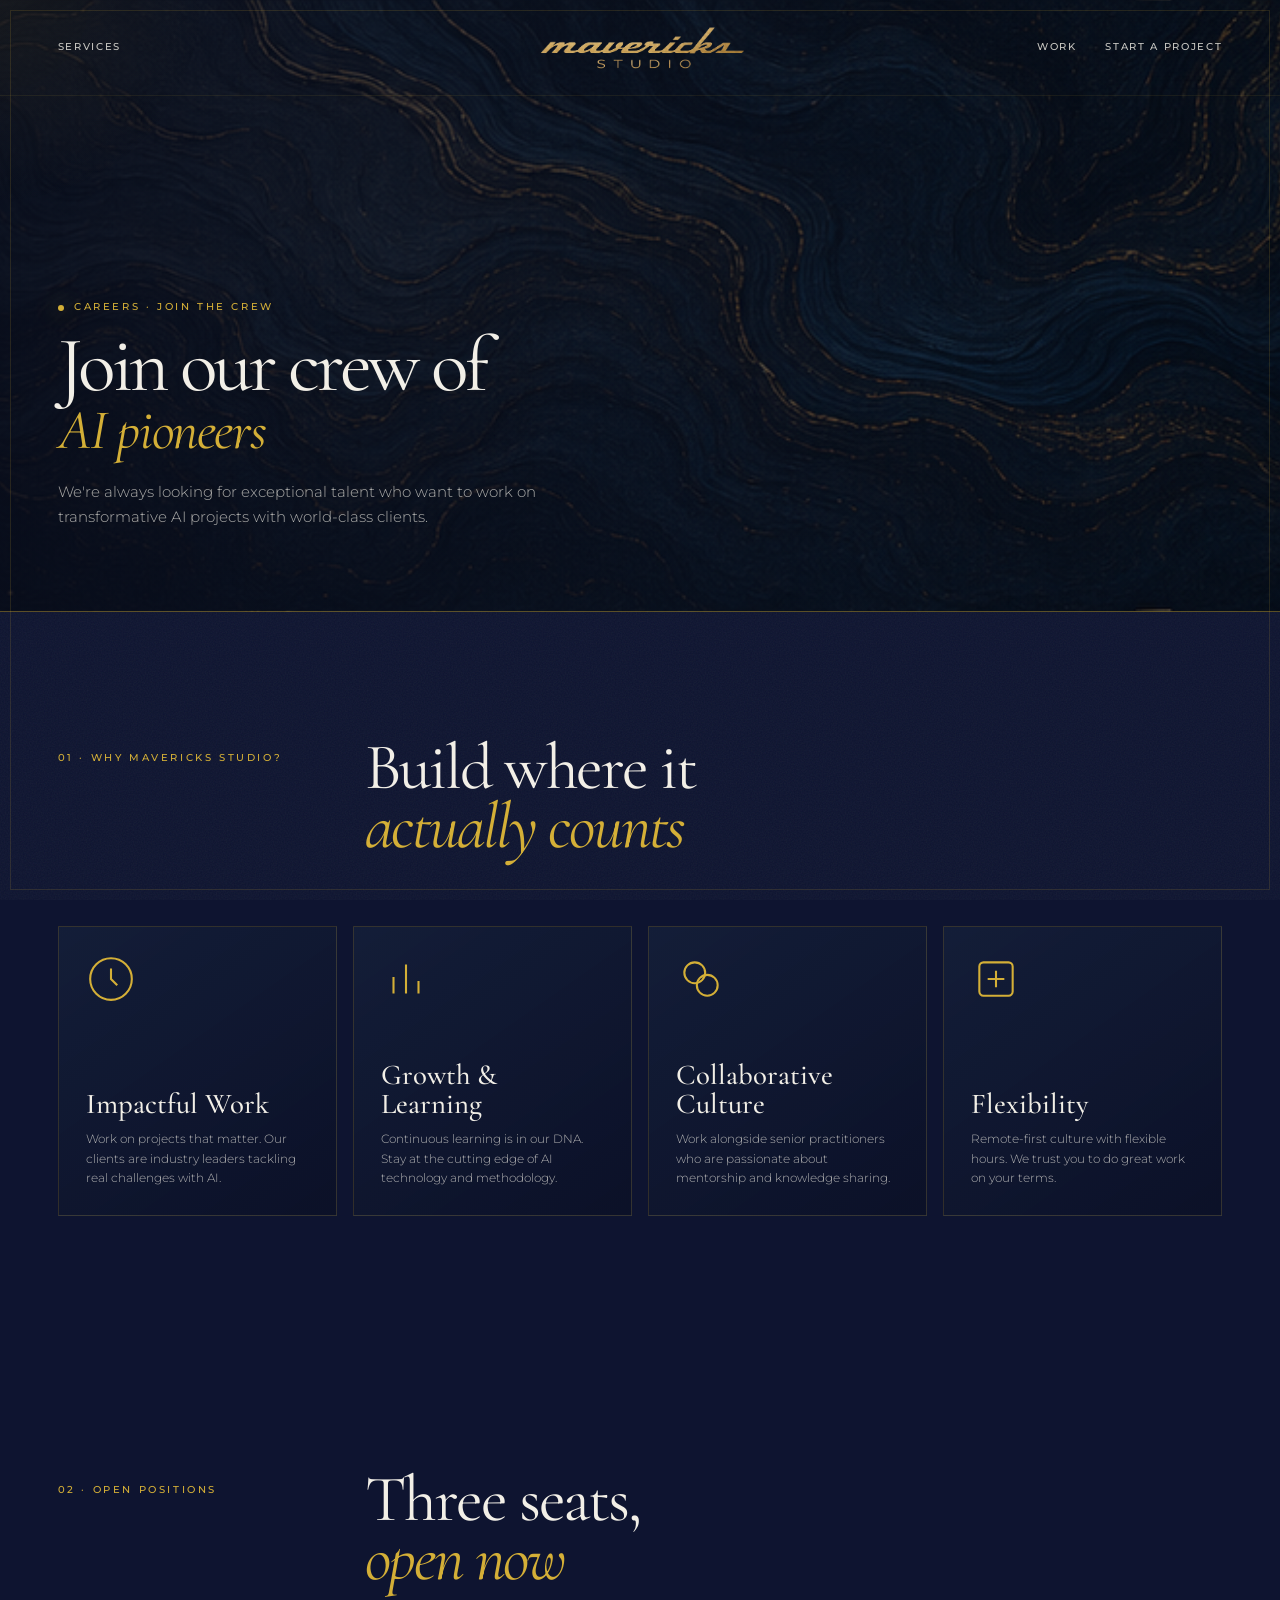
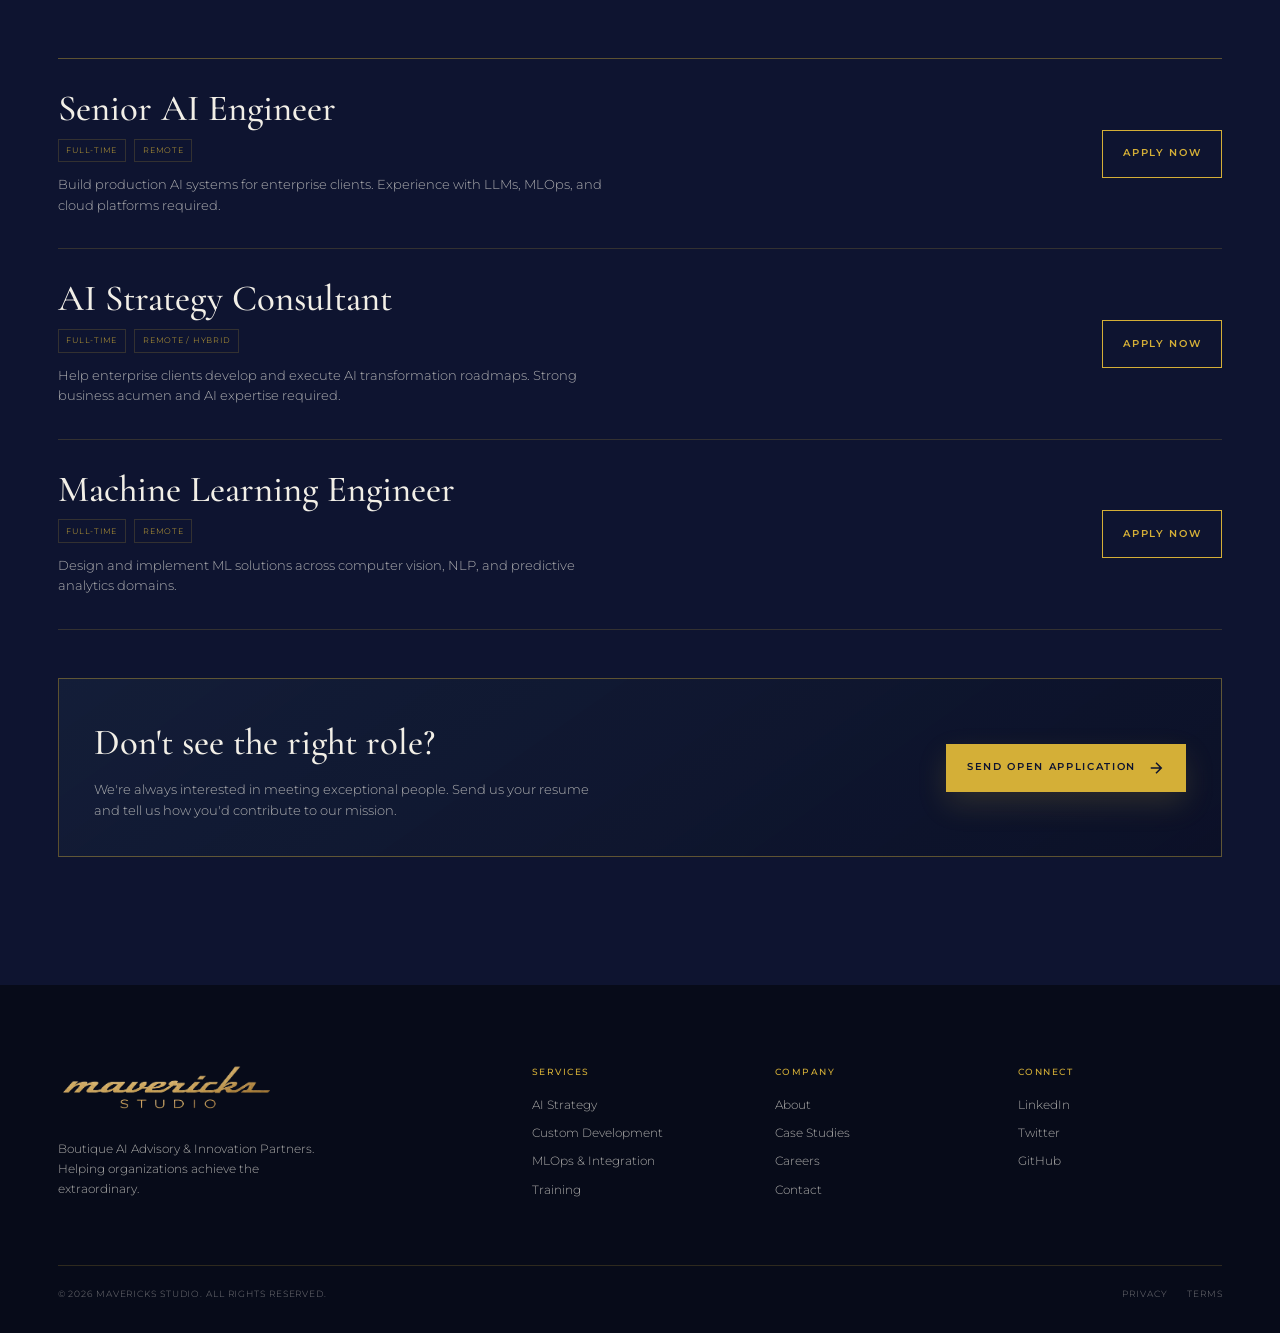
<file: careers.html>
<!DOCTYPE html>
<html lang="en">
<head>
     <meta charset="UTF-8">
     <meta name="viewport" content="width=device-width, initial-scale=1.0, viewport-fit=cover">
     <title>Careers | Mavericks Studio</title>
     <meta name="description" content="Join Mavericks Studio — we're looking for exceptional talent to help organizations ride the transformative wave of AI.">
     <meta name="theme-color" content="#0e1430">
     <link rel="stylesheet" href="styles.css">
</head>
<body>
     <div class="cursor-glow" id="cursorGlow"></div>
     <div class="frame" aria-hidden="true"></div>

     <nav class="nav" id="nav">
          <div class="nav-left"><a href="index.html#services" class="navlink">Services</a></div>
          <a href="index.html" class="logo nav-center"><img src="assets/logo-v2-transparent.png" alt="Mavericks Studio" class="logo-img"></a>
          <div class="nav-right">
              <a href="index.html#work" class="navlink">Work</a>
              <a href="index.html#contact" class="navlink nav-cta">Start a Project</a>
          </div>
          <button class="menu-btn" id="mobileMenuBtn" aria-label="Menu" aria-expanded="false"><span></span><span></span></button>
     </nav>

     <div class="mobile-menu" id="mobileMenu">
          <a href="index.html#services">Services</a>
          <a href="index.html#approach">Approach</a>
          <a href="index.html#work">Work</a>
          <a href="about.html">About</a>
          <a href="index.html#contact">Start a Project</a>
     </div>

     <!-- PAGE HEADER -->
     <header class="page-hero">
          <div class="hero-bg">
              <div class="grid-pattern"></div>
              <div class="orb orb-1"></div>
          </div>
          <div class="section-container" style="position:relative;z-index:3;">
              <p class="eyebrow" data-reveal><span class="dot"></span>Careers · Join the crew</p>
              <h1 class="display page-title-impact" data-reveal><span class="page-title-primary">Join our crew of</span><span class="page-title-accent">AI pioneers</span></h1>
              <p class="lead" data-reveal>We're always looking for exceptional talent who want to work on transformative AI projects with world-class clients.</p>
          </div>
     </header>

     <!-- WHY JOIN -->
     <section class="full">
          <div class="section-container">
              <header class="section-head" data-reveal>
                  <span class="count">01 · Why Mavericks Studio?</span>
                  <h2>Build where it<br><span class="muted">actually counts</span></h2>
              </header>
              <div class="benefits">
                  <div class="benefit" data-reveal>
                      <div class="ic"><svg viewBox="0 0 48 48" fill="none" stroke="currentColor" stroke-width="2"><circle cx="24" cy="24" r="20"/><path d="M24 14v10l6 6"/></svg></div>
                      <h3>Impactful Work</h3>
                      <p>Work on projects that matter. Our clients are industry leaders tackling real challenges with AI.</p>
                  </div>
                  <div class="benefit" data-reveal>
                      <div class="ic"><svg viewBox="0 0 48 48" fill="none" stroke="currentColor" stroke-width="2"><path d="M12 38V22M24 38V10M36 38V26"/></svg></div>
                      <h3>Growth &amp; Learning</h3>
                      <p>Continuous learning is in our DNA. Stay at the cutting edge of AI technology and methodology.</p>
                  </div>
                  <div class="benefit" data-reveal>
                      <div class="ic"><svg viewBox="0 0 48 48" fill="none" stroke="currentColor" stroke-width="2"><circle cx="18" cy="18" r="10"/><circle cx="30" cy="30" r="10"/></svg></div>
                      <h3>Collaborative Culture</h3>
                      <p>Work alongside senior practitioners who are passionate about mentorship and knowledge sharing.</p>
                  </div>
                  <div class="benefit" data-reveal>
                      <div class="ic"><svg viewBox="0 0 48 48" fill="none" stroke="currentColor" stroke-width="2"><rect x="8" y="8" width="32" height="32" rx="4"/><path d="M16 24h16M24 16v16"/></svg></div>
                      <h3>Flexibility</h3>
                      <p>Remote-first culture with flexible hours. We trust you to do great work on your terms.</p>
                  </div>
              </div>
          </div>
     </section>

     <!-- OPEN POSITIONS -->
     <section class="section">
          <div class="section-container">
              <header class="section-head" data-reveal>
                  <span class="count">02 · Open Positions</span>
                  <h2>Three seats,<br><span class="muted">open now</span></h2>
              </header>

              <div class="positions">
                  <div class="position" data-reveal>
                      <div class="position-info">
                          <h3>Senior AI Engineer</h3>
                          <div class="position-meta"><span>Full-time</span><span>Remote</span></div>
                          <p>Build production AI systems for enterprise clients. Experience with LLMs, MLOps, and cloud platforms required.</p>
                      </div>
                      <a href="mailto:careers@mavericksstudio.com?subject=Senior%20AI%20Engineer%20Application" class="btn btn-ghost">Apply Now</a>
                  </div>
                  <div class="position" data-reveal>
                      <div class="position-info">
                          <h3>AI Strategy Consultant</h3>
                          <div class="position-meta"><span>Full-time</span><span>Remote / Hybrid</span></div>
                          <p>Help enterprise clients develop and execute AI transformation roadmaps. Strong business acumen and AI expertise required.</p>
                      </div>
                      <a href="mailto:careers@mavericksstudio.com?subject=AI%20Strategy%20Consultant%20Application" class="btn btn-ghost">Apply Now</a>
                  </div>
                  <div class="position" data-reveal>
                      <div class="position-info">
                          <h3>Machine Learning Engineer</h3>
                          <div class="position-meta"><span>Full-time</span><span>Remote</span></div>
                          <p>Design and implement ML solutions across computer vision, NLP, and predictive analytics domains.</p>
                      </div>
                      <a href="mailto:careers@mavericksstudio.com?subject=Machine%20Learning%20Engineer%20Application" class="btn btn-ghost">Apply Now</a>
                  </div>
              </div>

              <div class="apply" data-reveal>
                  <div>
                      <h3>Don't see the right role?</h3>
                      <p>We're always interested in meeting exceptional people. Send us your resume and tell us how you'd contribute to our mission.</p>
                  </div>
                  <a href="mailto:careers@mavericksstudio.com?subject=Open%20Application" class="btn btn-primary">
                      <span>Send Open Application</span>
                      <svg width="18" height="18" viewBox="0 0 24 24" fill="none" stroke="currentColor" stroke-width="2"><path d="M5 12h14M12 5l7 7-7 7"/></svg>
                  </a>
              </div>
          </div>
     </section>

     <!-- FOOTER -->
     <footer class="footer">
          <div class="section-container">
              <div class="footer-grid">
                  <div class="footer-brand">
                      <a href="index.html" class="logo"><img src="assets/logo-v2-transparent.png" alt="Mavericks Studio" class="logo-img"></a>
                      <p>Boutique AI Advisory &amp; Innovation Partners. Helping organizations achieve the extraordinary.</p>
                  </div>
                  <div class="footer-links">
                      <div class="footer-col">
                          <h4>Services</h4>
                          <a href="index.html#services">AI Strategy</a>
                          <a href="index.html#services">Custom Development</a>
                          <a href="index.html#services">MLOps &amp; Integration</a>
                          <a href="index.html#services">Training</a>
                      </div>
                      <div class="footer-col">
                          <h4>Company</h4>
                          <a href="about.html">About</a>
                          <a href="index.html#work">Case Studies</a>
                          <a href="careers.html">Careers</a>
                          <a href="index.html#contact">Contact</a>
                      </div>
                      <div class="footer-col">
                          <h4>Connect</h4>
                          <a href="#">LinkedIn</a>
                          <a href="#">Twitter</a>
                          <a href="#">GitHub</a>
                      </div>
                  </div>
              </div>
              <div class="footer-bottom">
                  <p>© 2026 Mavericks Studio. All rights reserved.</p>
                  <div class="footer-legal"><a href="privacy.html">Privacy</a><a href="terms.html">Terms</a></div>
              </div>
          </div>
     </footer>

     <script src="script.js"></script>
</body>
</html>
</file>
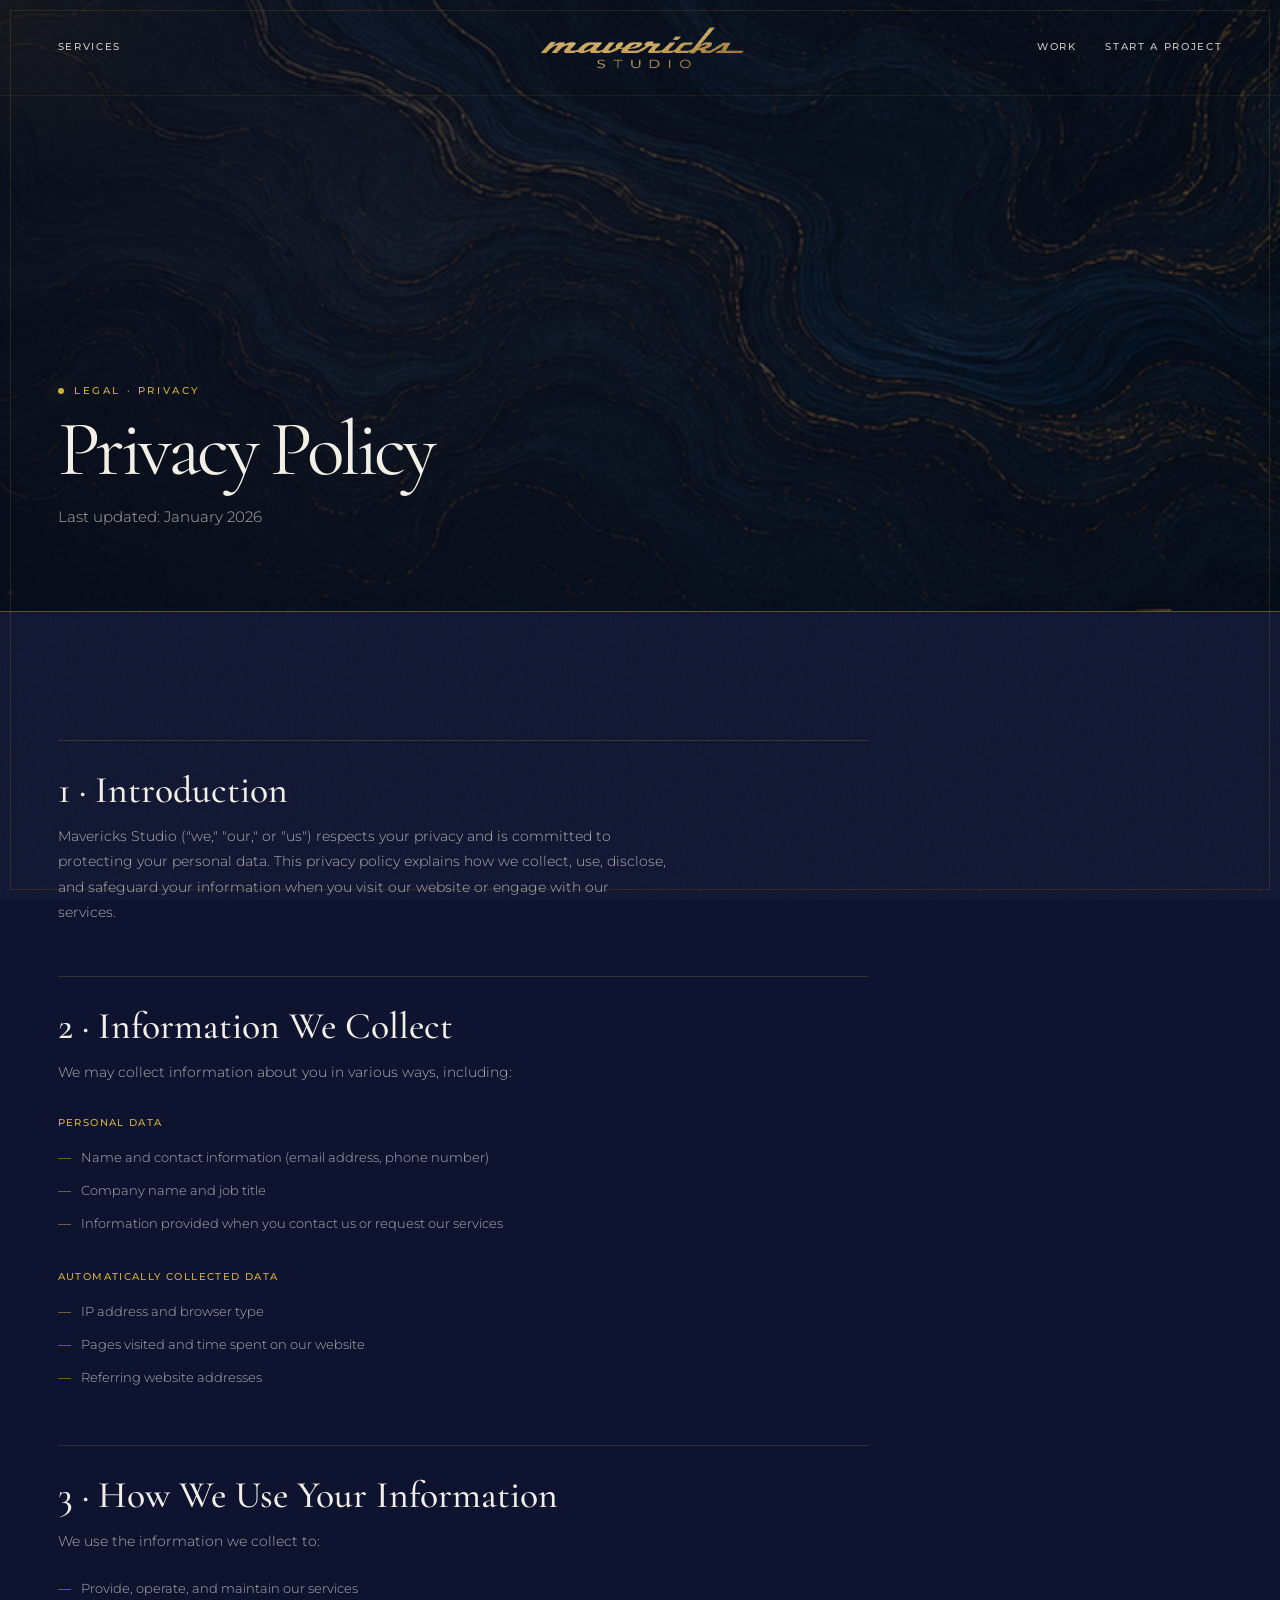
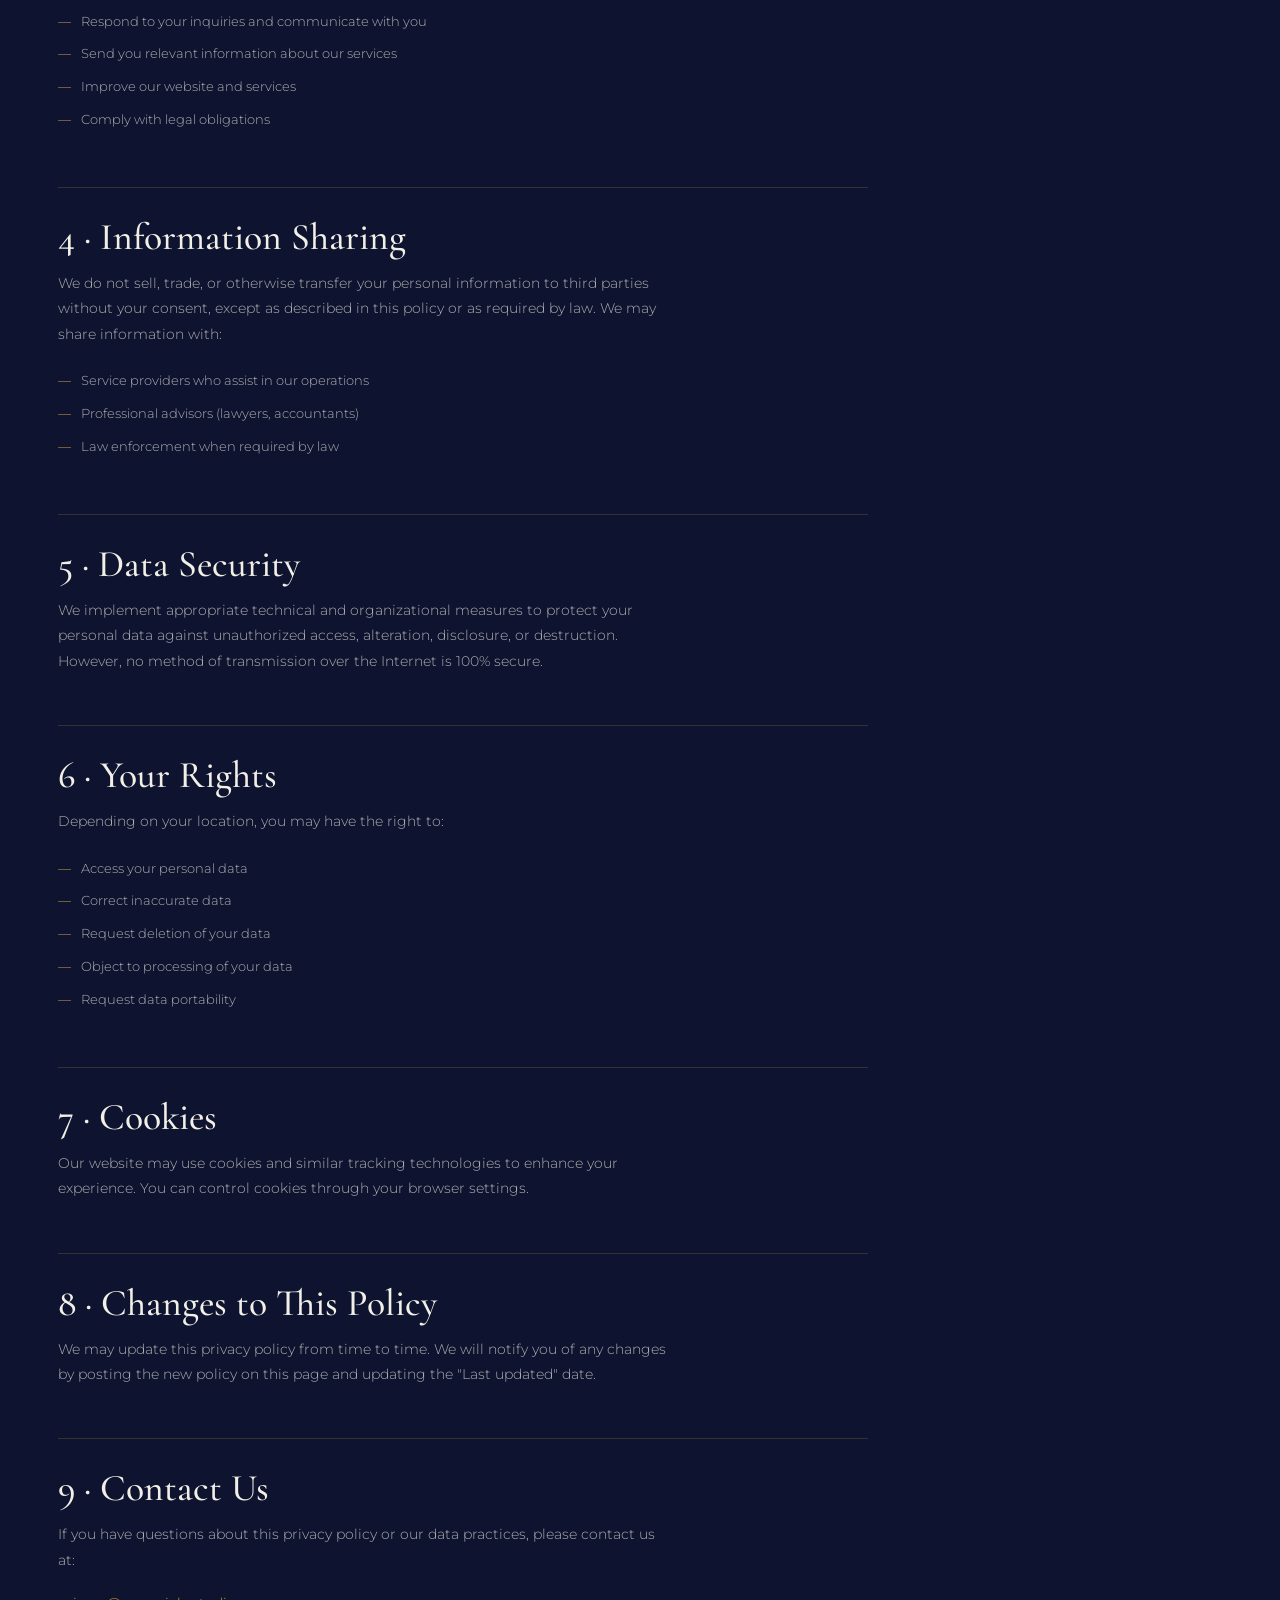
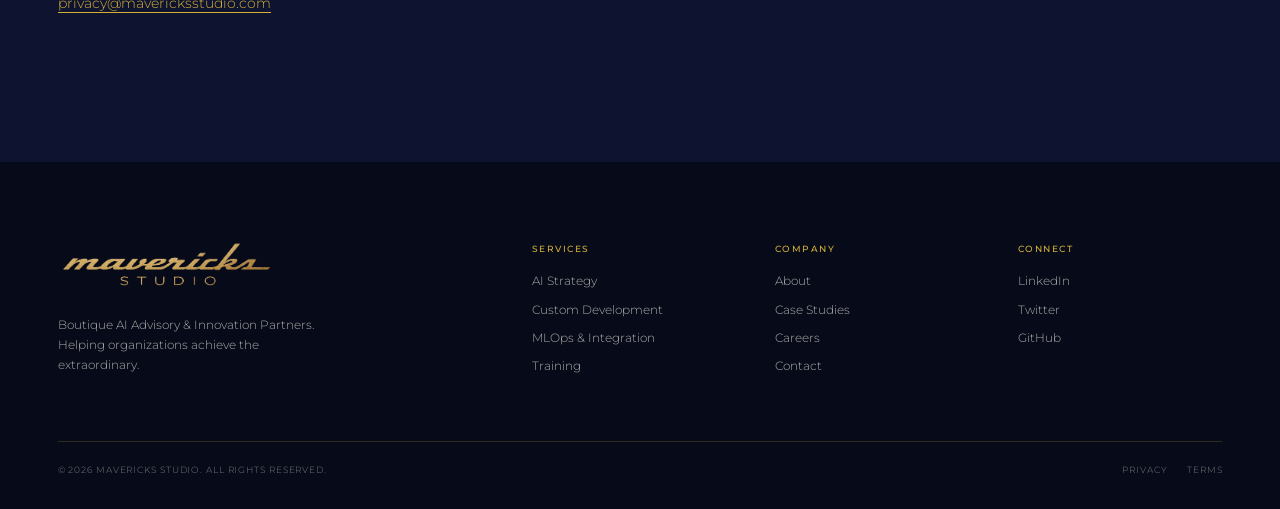
<file: privacy.html>
<!DOCTYPE html>
<html lang="en">
<head>
      <meta charset="UTF-8">
      <meta name="viewport" content="width=device-width, initial-scale=1.0, viewport-fit=cover">
      <title>Privacy Policy | Mavericks Studio</title>
      <meta name="description" content="Mavericks Studio Privacy Policy — how we collect, use, and protect your information.">
      <meta name="theme-color" content="#0e1430">
      <link rel="stylesheet" href="styles.css">
</head>
<body>
      <div class="cursor-glow" id="cursorGlow"></div>
      <div class="frame" aria-hidden="true"></div>

      <nav class="nav" id="nav">
           <div class="nav-left"><a href="index.html#services" class="navlink">Services</a></div>
           <a href="index.html" class="logo nav-center"><img src="assets/logo-v2-transparent.png" alt="Mavericks Studio" class="logo-img"></a>
           <div class="nav-right">
               <a href="index.html#work" class="navlink">Work</a>
               <a href="index.html#contact" class="navlink nav-cta">Start a Project</a>
           </div>
           <button class="menu-btn" id="mobileMenuBtn" aria-label="Menu" aria-expanded="false"><span></span><span></span></button>
      </nav>

      <div class="mobile-menu" id="mobileMenu">
           <a href="index.html#services">Services</a>
           <a href="index.html#approach">Approach</a>
           <a href="index.html#work">Work</a>
           <a href="about.html">About</a>
           <a href="index.html#contact">Start a Project</a>
      </div>

      <!-- PAGE HEADER -->
      <header class="page-hero">
           <div class="hero-bg"><div class="grid-pattern"></div></div>
           <div class="section-container" style="position:relative;z-index:3;">
               <p class="eyebrow" data-reveal><span class="dot"></span>Legal · Privacy</p>
               <h1 class="display" data-reveal>Privacy Policy</h1>
               <p class="lead" data-reveal>Last updated: January 2026</p>
           </div>
      </header>

      <!-- CONTENT -->
      <section class="content">
           <div class="section-container">
               <div class="legal">
                   <h2>1 · Introduction</h2>
                   <p>Mavericks Studio ("we," "our," or "us") respects your privacy and is committed to protecting your personal data. This privacy policy explains how we collect, use, disclose, and safeguard your information when you visit our website or engage with our services.</p>

                   <h2>2 · Information We Collect</h2>
                   <p>We may collect information about you in various ways, including:</p>
                   <h3>Personal Data</h3>
                   <ul>
                       <li>Name and contact information (email address, phone number)</li>
                       <li>Company name and job title</li>
                       <li>Information provided when you contact us or request our services</li>
                   </ul>
                   <h3>Automatically Collected Data</h3>
                   <ul>
                       <li>IP address and browser type</li>
                       <li>Pages visited and time spent on our website</li>
                       <li>Referring website addresses</li>
                   </ul>

                   <h2>3 · How We Use Your Information</h2>
                   <p>We use the information we collect to:</p>
                   <ul>
                       <li>Provide, operate, and maintain our services</li>
                       <li>Respond to your inquiries and communicate with you</li>
                       <li>Send you relevant information about our services</li>
                       <li>Improve our website and services</li>
                       <li>Comply with legal obligations</li>
                   </ul>

                   <h2>4 · Information Sharing</h2>
                   <p>We do not sell, trade, or otherwise transfer your personal information to third parties without your consent, except as described in this policy or as required by law. We may share information with:</p>
                   <ul>
                       <li>Service providers who assist in our operations</li>
                       <li>Professional advisors (lawyers, accountants)</li>
                       <li>Law enforcement when required by law</li>
                   </ul>

                   <h2>5 · Data Security</h2>
                   <p>We implement appropriate technical and organizational measures to protect your personal data against unauthorized access, alteration, disclosure, or destruction. However, no method of transmission over the Internet is 100% secure.</p>

                   <h2>6 · Your Rights</h2>
                   <p>Depending on your location, you may have the right to:</p>
                   <ul>
                       <li>Access your personal data</li>
                       <li>Correct inaccurate data</li>
                       <li>Request deletion of your data</li>
                       <li>Object to processing of your data</li>
                       <li>Request data portability</li>
                   </ul>

                   <h2>7 · Cookies</h2>
                   <p>Our website may use cookies and similar tracking technologies to enhance your experience. You can control cookies through your browser settings.</p>

                   <h2>8 · Changes to This Policy</h2>
                   <p>We may update this privacy policy from time to time. We will notify you of any changes by posting the new policy on this page and updating the "Last updated" date.</p>

                   <h2>9 · Contact Us</h2>
                   <p>If you have questions about this privacy policy or our data practices, please contact us at:</p>
                   <p><a href="mailto:privacy@mavericksstudio.com">privacy@mavericksstudio.com</a></p>
               </div>
           </div>
      </section>

      <!-- FOOTER -->
      <footer class="footer">
           <div class="section-container">
               <div class="footer-grid">
                   <div class="footer-brand">
                       <a href="index.html" class="logo"><img src="assets/logo-v2-transparent.png" alt="Mavericks Studio" class="logo-img"></a>
                       <p>Boutique AI Advisory &amp; Innovation Partners. Helping organizations achieve the extraordinary.</p>
                   </div>
                   <div class="footer-links">
                       <div class="footer-col">
                           <h4>Services</h4>
                           <a href="index.html#services">AI Strategy</a>
                           <a href="index.html#services">Custom Development</a>
                           <a href="index.html#services">MLOps &amp; Integration</a>
                           <a href="index.html#services">Training</a>
                       </div>
                       <div class="footer-col">
                           <h4>Company</h4>
                           <a href="about.html">About</a>
                           <a href="index.html#work">Case Studies</a>
                           <a href="careers.html">Careers</a>
                           <a href="index.html#contact">Contact</a>
                       </div>
                       <div class="footer-col">
                           <h4>Connect</h4>
                           <a href="#">LinkedIn</a>
                           <a href="#">Twitter</a>
                           <a href="#">GitHub</a>
                       </div>
                   </div>
               </div>
               <div class="footer-bottom">
                   <p>© 2026 Mavericks Studio. All rights reserved.</p>
                   <div class="footer-legal"><a href="privacy.html">Privacy</a><a href="terms.html">Terms</a></div>
               </div>
           </div>
      </footer>

      <script src="script.js"></script>
</body>
</html>
</file>
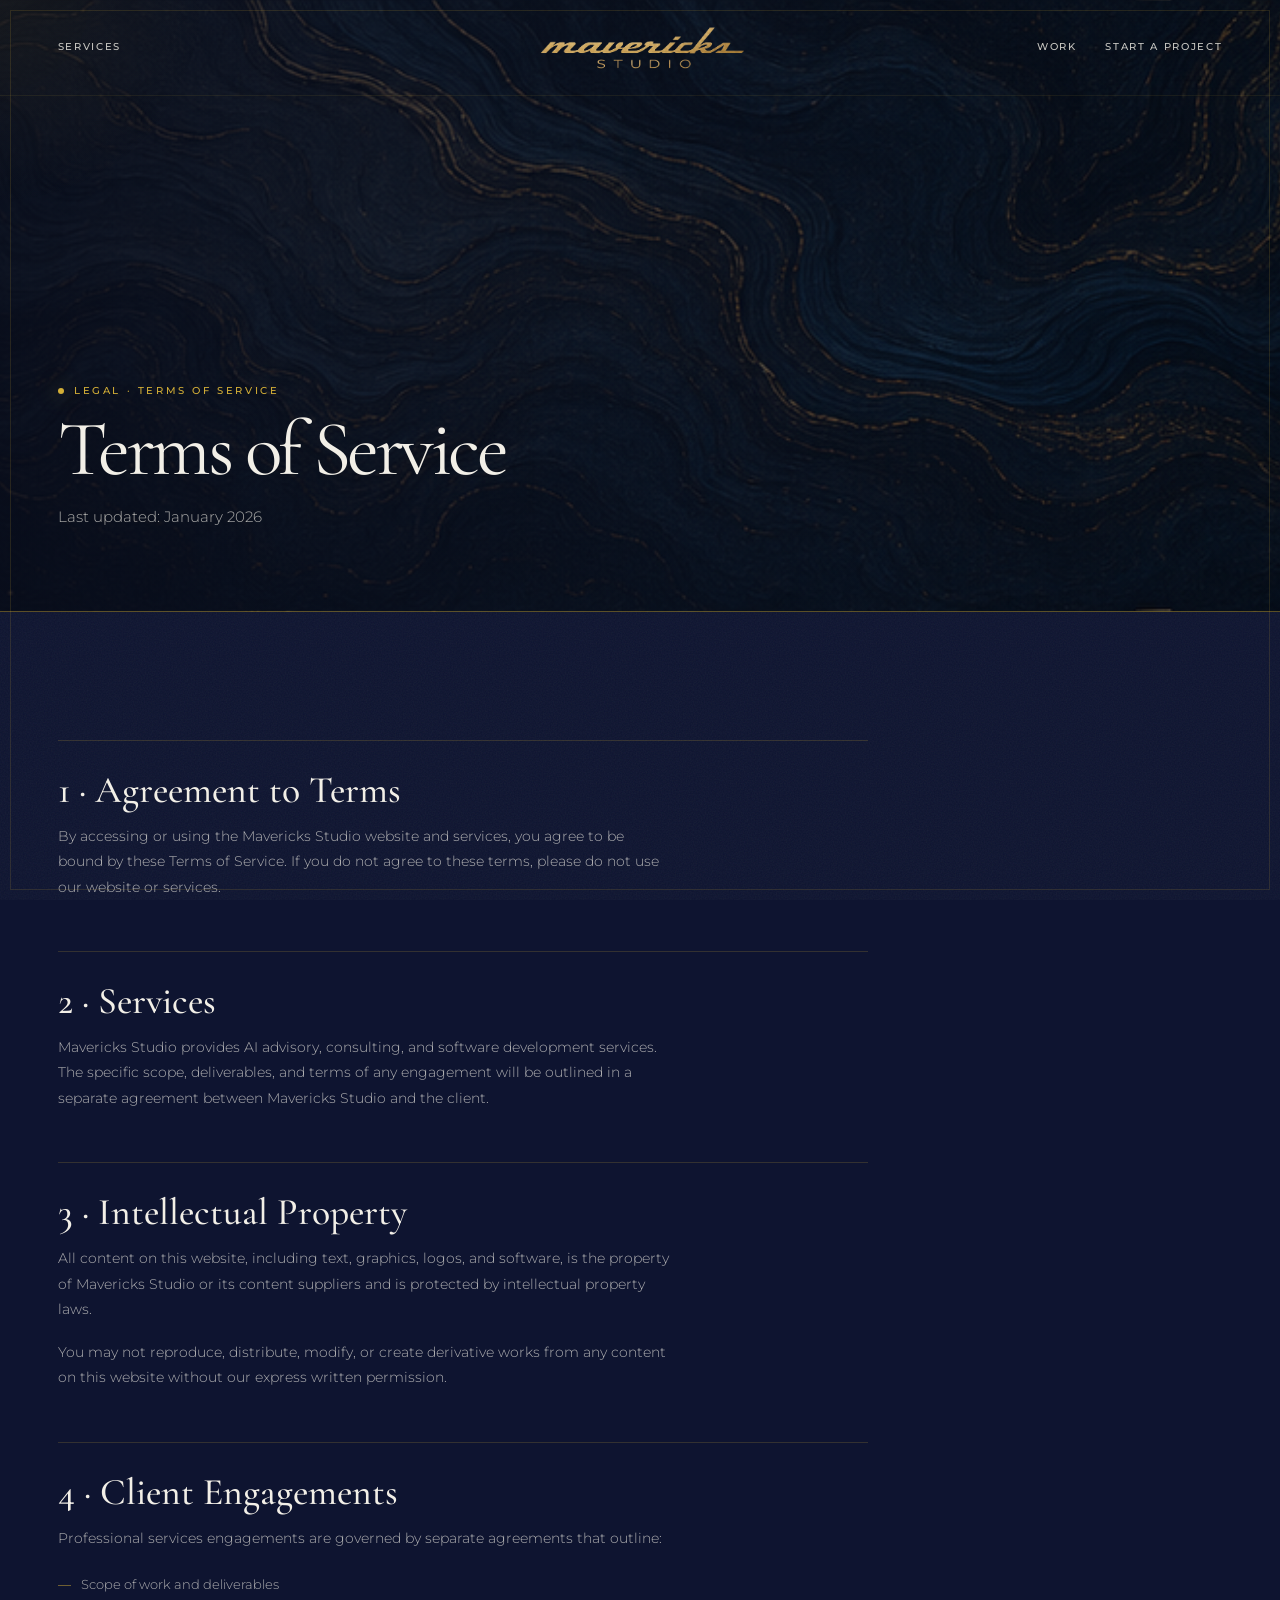
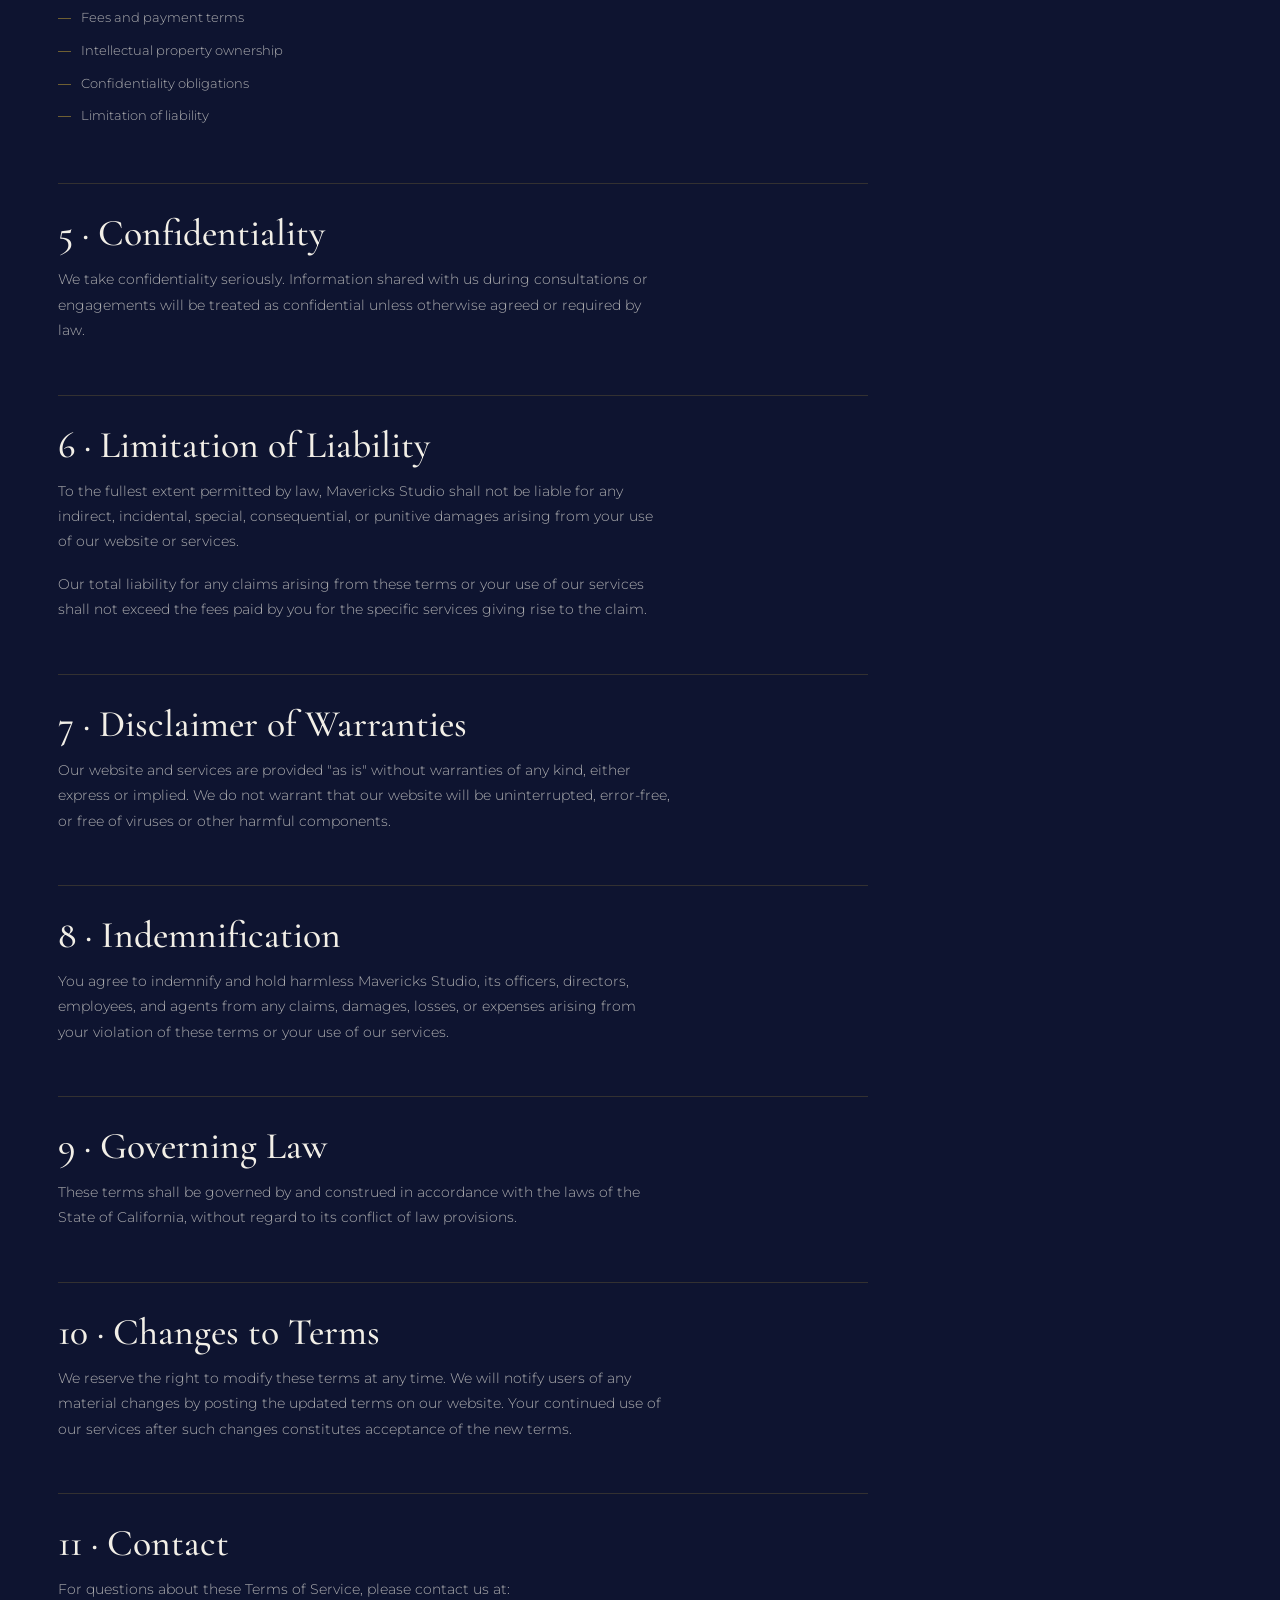
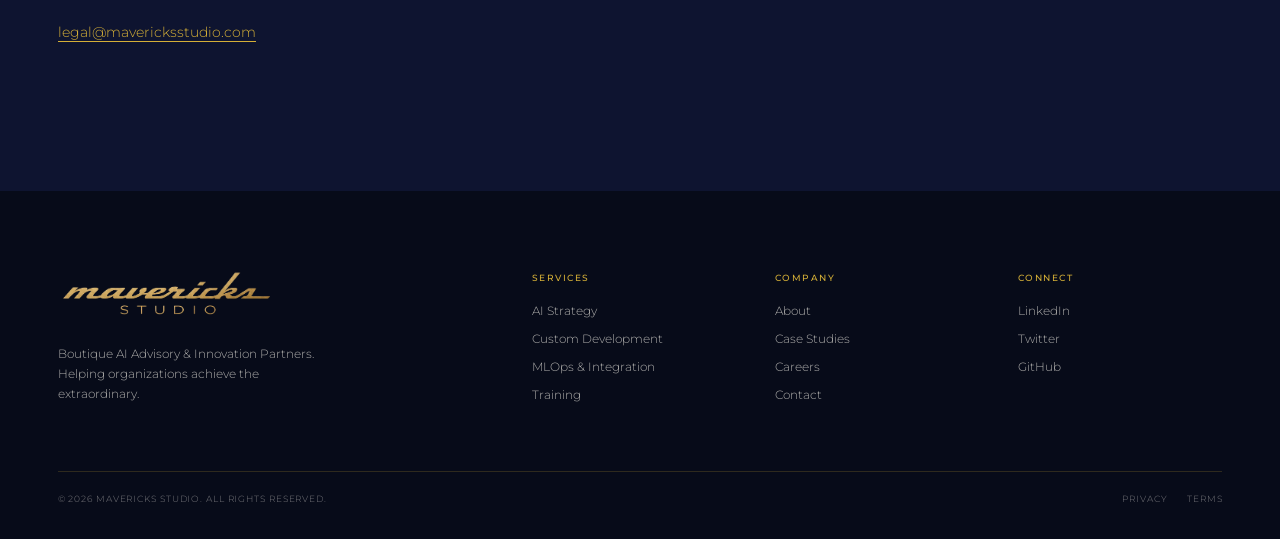
<file: terms.html>
<!DOCTYPE html>
<html lang="en">
<head>
       <meta charset="UTF-8">
       <meta name="viewport" content="width=device-width, initial-scale=1.0, viewport-fit=cover">
       <title>Terms of Service | Mavericks Studio</title>
       <meta name="description" content="Mavericks Studio Terms of Service — terms and conditions for using our website and services.">
       <meta name="theme-color" content="#0e1430"/>
       <link rel="stylesheet" href="styles.css">
</head>
<body>
       <div class="cursor-glow" id="cursorGlow"></div>
       <div class="frame" aria-hidden="true"></div>

       <nav class="nav" id="nav">
            <div class="nav-left"><a href="index.html#services" class="navlink">Services</a></div>
            <a href="index.html" class="logo nav-center"><img src="assets/logo-v2-transparent.png" alt="Mavericks Studio" class="logo-img"></a>
            <div class="nav-right">
                <a href="index.html#work" class="navlink">Work</a>
                <a href="index.html#contact" class="navlink nav-cta">Start a Project</a>
            </div>
            <button class="menu-btn" id="mobileMenuBtn" aria-label="Menu" aria-expanded="false"><span></span><span></span></button>
       </nav>

       <div class="mobile-menu" id="mobileMenu">
            <a href="index.html#services">Services</a>
            <a href="index.html#approach">Approach</a>
            <a href="index.html#work">Work</a>
            <a href="about.html">About</a>
            <a href="index.html#contact">Start a Project</a>
       </div>

       <!-- PAGE HEADER -->
       <header class="page-hero">
            <div class="hero-bg"><div class="grid-pattern"></div></div>
            <div class="section-container" style="position:relative;z-index:3;">
                <p class="eyebrow" data-reveal><span class="dot"></span>Legal · Terms of Service</p>
                <h1 class="display" data-reveal>Terms of Service</h1>
                <p class="lead" data-reveal>Last updated: January 2026</p>
            </div>
       </header>

       <!-- CONTENT -->
       <section class="content">
            <div class="section-container">
                <div class="legal">
                    <h2>1 · Agreement to Terms</h2>
                    <p>By accessing or using the Mavericks Studio website and services, you agree to be bound by these Terms of Service. If you do not agree to these terms, please do not use our website or services.</p>

                    <h2>2 · Services</h2>
                    <p>Mavericks Studio provides AI advisory, consulting, and software development services. The specific scope, deliverables, and terms of any engagement will be outlined in a separate agreement between Mavericks Studio and the client.</p>

                    <h2>3 · Intellectual Property</h2>
                    <p>All content on this website, including text, graphics, logos, and software, is the property of Mavericks Studio or its content suppliers and is protected by intellectual property laws.</p>
                    <p>You may not reproduce, distribute, modify, or create derivative works from any content on this website without our express written permission.</p>

                    <h2>4 · Client Engagements</h2>
                    <p>Professional services engagements are governed by separate agreements that outline:</p>
                    <ul>
                        <li>Scope of work and deliverables</li>
                        <li>Fees and payment terms</li>
                        <li>Intellectual property ownership</li>
                        <li>Confidentiality obligations</li>
                        <li>Limitation of liability</li>
                    </ul>

                    <h2>5 · Confidentiality</h2>
                    <p>We take confidentiality seriously. Information shared with us during consultations or engagements will be treated as confidential unless otherwise agreed or required by law.</p>

                    <h2>6 · Limitation of Liability</h2>
                    <p>To the fullest extent permitted by law, Mavericks Studio shall not be liable for any indirect, incidental, special, consequential, or punitive damages arising from your use of our website or services.</p>
                    <p>Our total liability for any claims arising from these terms or your use of our services shall not exceed the fees paid by you for the specific services giving rise to the claim.</p>

                    <h2>7 · Disclaimer of Warranties</h2>
                    <p>Our website and services are provided "as is" without warranties of any kind, either express or implied. We do not warrant that our website will be uninterrupted, error-free, or free of viruses or other harmful components.</p>

                    <h2>8 · Indemnification</h2>
                    <p>You agree to indemnify and hold harmless Mavericks Studio, its officers, directors, employees, and agents from any claims, damages, losses, or expenses arising from your violation of these terms or your use of our services.</p>

                    <h2>9 · Governing Law</h2>
                    <p>These terms shall be governed by and construed in accordance with the laws of the State of California, without regard to its conflict of law provisions.</p>

                    <h2>10 · Changes to Terms</h2>
                    <p>We reserve the right to modify these terms at any time. We will notify users of any material changes by posting the updated terms on our website. Your continued use of our services after such changes constitutes acceptance of the new terms.</p>

                    <h2>11 · Contact</h2>
                    <p>For questions about these Terms of Service, please contact us at:</p>
                    <p><a href="mailto:legal@mavericksstudio.com">legal@mavericksstudio.com</a></p>
                </div>
            </div>
       </section>

       <!-- FOOTER -->
       <footer class="footer">
            <div class="section-container">
                <div class="footer-grid">
                    <div class="footer-brand">
                        <a href="index.html" class="logo"><img src="assets/logo-v2-transparent.png" alt="Mavericks Studio" class="logo-img"></a>
                        <p>Boutique AI Advisory &amp; Innovation Partners. Helping organizations achieve the extraordinary.</p>
                    </div>
                    <div class="footer-links">
                        <div class="footer-col">
                            <h4>Services</h4>
                            <a href="index.html#services">AI Strategy</a>
                            <a href="index.html#services">Custom Development</a>
                            <a href="index.html#services">MLOps &amp; Integration</a>
                            <a href="index.html#services">Training</a>
                        </div>
                        <div class="footer-col">
                            <h4>Company</h4>
                            <a href="about.html">About</a>
                            <a href="index.html#work">Case Studies</a>
                            <a href="careers.html">Careers</a>
                            <a href="index.html#contact">Contact</a>
                        </div>
                        <div class="footer-col">
                            <h4>Connect</h4>
                            <a href="#">LinkedIn</a>
                            <a href="#">Twitter</a>
                            <a href="#">GitHub</a>
                        </div>
                    </div>
                </div>
                <div class="footer-bottom">
                    <p>© 2026 Mavericks Studio. All rights reserved.</p>
                    <div class="footer-legal"><a href="privacy.html">Privacy</a><a href="terms.html">Terms</a></div>
                </div>
            </div>
       </footer>

       <script src="script.js"></script>
</body>
</html>
</file>
<file: styles.css>
/* ==========================================================================
   MAVERICKS STUDIO — editorial luxury system
   Brand palette: Gold #D4AF37 · Ivory #F2EFE7 · Navy #0E1430
   Type: Cormorant Garamond + Montserrat
   ========================================================================== */
@import url('https://fonts.googleapis.com/css2?family=Cormorant+Garamond:ital,wght@0,400;0,500;0,600;1,400;1,500&family=Montserrat:wght@300;400;500;600&display=swap');

:root{
  --navy:#0e1430;
  --navy-2:#0a1024;
  --navy-3:#070b19;
  --slate:#2e4a5e;
  --gold:#d4af37;
  --gold-hi:#ebcc69;
  --ivory:#f2efe7;
  --black:#0a0a0a;
  --muted:rgba(242,239,231,.70);
  --faint:rgba(242,239,231,.48);
  --line:rgba(212,175,55,.40);
  --line-soft:rgba(212,175,55,.19);
  --font-display:'Cormorant Garamond',Georgia,serif;
  --font-body:'Montserrat',Arial,sans-serif;
  --gutter:clamp(1.25rem,4.5vw,5.5rem);
  --content:1500px;
  --shadow:0 30px 80px rgba(0,0,0,.38);
}

*{box-sizing:border-box}
html{background:var(--navy);scroll-behavior:smooth}
body{margin:0;min-width:0;overflow-x:hidden;background:var(--navy);color:var(--ivory);font-family:var(--font-body);font-weight:300;line-height:1.6;-webkit-font-smoothing:antialiased}
img,svg{display:block;max-width:100%}
a{color:inherit;text-decoration:none}
button{font:inherit;color:inherit}
ul{margin:0;padding:0;list-style:none}
::selection{background:var(--gold);color:var(--navy)}

body::before{content:"";position:fixed;inset:0;z-index:0;pointer-events:none;opacity:.11;background-image:url("data:image/svg+xml,%3Csvg xmlns='http://www.w3.org/2000/svg' width='140' height='140'%3E%3Cfilter id='n'%3E%3CfeTurbulence type='fractalNoise' baseFrequency='.72' numOctaves='3' stitchTiles='stitch'/%3E%3C/filter%3E%3Crect width='100%25' height='100%25' filter='url(%23n)' opacity='.55'/%3E%3C/svg%3E")}
body>*{position:relative;z-index:1}
.cursor-glow{position:fixed;z-index:2;width:430px;height:430px;margin:-215px 0 0 -215px;border-radius:50%;pointer-events:none;background:radial-gradient(circle,rgba(212,175,55,.06),transparent 68%)}
.frame{position:fixed;inset:10px;z-index:60;pointer-events:none;border:1px solid rgba(212,175,55,.15)}
.section-container{width:min(100%,var(--content));margin-inline:auto;padding-inline:var(--gutter)}

/* Type */
.display{font-family:var(--font-display);font-weight:400;letter-spacing:-.045em;line-height:.82}
.eyebrow,.count,.hero-side-label{font-size:.65rem;font-weight:500;letter-spacing:.25em;text-transform:uppercase;color:var(--gold)}
.eyebrow{display:flex;align-items:center;gap:.65rem}
.eyebrow .dot{width:6px;height:6px;border-radius:50%;background:var(--gold);box-shadow:0 0 20px rgba(212,175,55,.65)}
.lead{max-width:53ch;color:var(--muted);font-size:clamp(.92rem,1.1vw,1.06rem);line-height:1.75}
.accent{color:var(--gold)}
.muted{color:rgba(242,239,231,.60)}

/* Navigation */
.nav{position:absolute;inset:0 0 auto;z-index:50;width:min(100%,var(--content));margin:auto;padding:1.6rem var(--gutter);display:grid;grid-template-columns:1fr auto 1fr;align-items:center;border-bottom:1px solid rgba(212,175,55,.09)}
.nav.scrolled{position:fixed;width:100%;background:rgba(7,11,25,.92);border-color:var(--line-soft);backdrop-filter:blur(18px)}
.nav-left,.nav-right{display:flex;align-items:center;gap:1.8rem}
.nav-left{justify-self:start}.nav-right{justify-self:end}
.nav a.navlink{position:relative;padding:.55rem 0;font-size:.65rem;font-weight:500;letter-spacing:.16em;text-transform:uppercase;color:rgba(242,239,231,.82);transition:color .2s}
.nav a.navlink::after{content:"";position:absolute;left:0;right:100%;bottom:.25rem;height:1px;background:var(--gold);transition:right .25s}
.nav a.navlink:hover{color:var(--gold)}.nav a.navlink:hover::after{right:0}
.logo{display:inline-flex;justify-self:center}.logo img{height:44px;width:auto}
.menu-btn{display:none;width:46px;height:46px;padding:0;border:1px solid var(--line);background:rgba(14,20,48,.68);position:relative}
.menu-btn span{position:absolute;left:11px;right:11px;height:1px;background:var(--gold);transition:transform .25s}
.menu-btn span:first-child{top:17px}.menu-btn span:last-child{bottom:17px}
.menu-btn.active span:first-child{transform:translateY(5px) rotate(45deg)}.menu-btn.active span:last-child{transform:translateY(-5px) rotate(-45deg)}
.mobile-menu{display:none}

/* Actions */
.btn{display:inline-flex;align-items:center;justify-content:center;gap:.7rem;min-height:48px;padding:.85rem 1.25rem;border:1px solid var(--gold);font-size:.65rem;font-weight:600;letter-spacing:.16em;text-transform:uppercase;transition:transform .2s,background .2s,color .2s,box-shadow .2s}
.btn:hover{transform:translateY(-2px)}
.btn-primary{background:var(--gold);color:var(--navy);box-shadow:0 12px 30px rgba(212,175,55,.16)}
.btn-primary:hover{background:var(--gold-hi);box-shadow:0 18px 38px rgba(212,175,55,.23)}
.btn-ghost{background:transparent;color:var(--gold)}.btn-ghost:hover{background:var(--gold);color:var(--navy)}
.btn-accent{background:var(--gold);color:var(--navy)}
.btn-lg{padding:1rem 1.6rem}
.text-link{display:inline-flex;align-items:center;gap:.65rem;padding:.5rem 0;border-bottom:1px solid var(--gold);font-size:.63rem;font-weight:500;letter-spacing:.13em;text-transform:uppercase;color:var(--gold);transition:gap .2s}.text-link:hover{gap:1rem}

/* Hero */
.hero{min-height:min(100dvh,980px);padding:9rem 0 3rem;display:flex;align-items:center;overflow:hidden;background:radial-gradient(circle at 8% 20%,rgba(46,74,94,.28),transparent 32%),linear-gradient(135deg,var(--navy),var(--navy-2));border-bottom:1px solid var(--line)}
.hero-bg{position:absolute;inset:0;pointer-events:none}.grid-pattern{position:absolute;inset:0;background-image:linear-gradient(rgba(212,175,55,.055) 1px,transparent 1px),linear-gradient(90deg,rgba(212,175,55,.055) 1px,transparent 1px);background-size:86px 86px;mask-image:linear-gradient(to right,#000,transparent 72%)}
.orb{display:none}
.hero-inner{display:grid;grid-template-columns:minmax(0,1fr) minmax(360px,.78fr);gap:clamp(2.5rem,6vw,7rem);align-items:center}
.hero-left{min-width:0;position:relative;z-index:2}
.hero h1.hero-title{max-width:100%;margin:1.45rem 0 1.6rem;font-size:clamp(4.2rem,7.1vw,7.7rem);line-height:1}.hero-title-primary{display:block}.hero-title-impact{display:block;margin-top:.1em;color:var(--gold);font-size:1em;font-style:italic;line-height:1;letter-spacing:-.025em;text-shadow:0 12px 42px rgba(212,175,55,.12)}
.hero-sub{margin:0}.hero-actions{display:flex;align-items:center;gap:1.5rem;margin-top:2rem;flex-wrap:wrap}
.hero-visual{position:relative;min-width:0;padding:0 0 2rem 2rem}
.hero-art-card{position:relative;display:flex;align-items:center;justify-content:center;overflow:hidden;border:1px solid var(--line);box-shadow:var(--shadow)}
.hero-art-card::before,.hero-art-card::after{content:"";position:absolute;width:72px;height:72px;border-color:var(--gold);opacity:.7}.hero-art-card::before{top:20px;left:20px;border-top:1px solid;border-left:1px solid}.hero-art-card::after{right:20px;bottom:20px;border-right:1px solid;border-bottom:1px solid}
.hero-logo-card{aspect-ratio:1254/1112;background:var(--navy-3)}.hero-logo-v2{position:absolute;inset:0;width:100%;height:100%;object-fit:cover}.hero-art-index{position:absolute;top:24px;left:0;display:flex;flex-direction:column;gap:.15rem;color:var(--gold);font-size:.58rem;font-weight:500;letter-spacing:.16em;transform:translateX(-35%) rotate(-90deg)}
.scroll-cue{grid-column:1/-1;display:flex;align-items:center;gap:.8rem;margin-top:2rem;color:var(--gold);font-size:.59rem;font-weight:500;letter-spacing:.22em;text-transform:uppercase}.scroll-cue .rail{width:54px;height:1px;background:var(--gold)}

/* Proof band */
.stats{background:var(--navy-3);border-bottom:1px solid var(--line)}.stats-row{display:grid;grid-template-columns:repeat(3,1fr)}
.stat{position:relative;padding:2.8rem 2.4rem;border-right:1px solid var(--line-soft);overflow:hidden}.stat:first-child{border-left:1px solid var(--line-soft)}.stat::after{content:"";position:absolute;width:110px;height:110px;right:-65px;top:-65px;border:1px solid var(--line-soft);border-radius:50%}
.stat-value{font-family:var(--font-display);font-size:clamp(3.7rem,5vw,5.7rem);line-height:.8;color:var(--gold)}.stat-value .pre,.stat-value .suf{font-size:.45em}
.stat-label{display:block;margin-top:.9rem;color:var(--muted);font-size:.6rem;font-weight:500;letter-spacing:.15em;text-transform:uppercase}
.clients{padding:2rem 0;background:rgba(7,11,25,.72);border-bottom:1px solid var(--line-soft)}.clients .section-container{display:grid;grid-template-columns:auto 1fr;align-items:center;gap:3rem}.clients-label{margin:0;color:var(--gold);font-size:.59rem;font-weight:500;letter-spacing:.16em;text-transform:uppercase}.clients-row{display:flex;align-items:center;justify-content:space-between;gap:1rem 2.5rem;flex-wrap:wrap}.client-logo{font-family:var(--font-display);font-size:1.45rem;color:rgba(242,239,231,.84)}

/* Approach journey */
.brand-principles{overflow:hidden;padding:clamp(4.5rem,7vw,6.5rem) 0;background:radial-gradient(circle at 72% 42%,rgba(31,64,91,.22),transparent 34%),linear-gradient(180deg,#071328,#0b1830);border-bottom:1px solid var(--line)}
.brand-principles::before{content:"";position:absolute;inset:28% 0 18%;pointer-events:none;opacity:.32;background-image:radial-gradient(circle,rgba(212,175,55,.34) 0 1px,transparent 1.5px);background-size:31px 31px;mask-image:linear-gradient(to right,transparent,#000 18%,#000 82%,transparent)}
.brand-principles-head{display:grid;grid-template-columns:1.2fr .8fr;gap:clamp(3rem,8vw,9rem);align-items:end;margin-bottom:.5rem}.os-heading .count{display:block}.os-heading-rule{display:block;width:34px;height:1px;margin:1rem 0 1.8rem;background:var(--gold)}.brand-principles-head h2{margin:0;font-family:var(--font-display);font-size:clamp(3.8rem,5.8vw,6rem);font-weight:400;line-height:.82}.brand-principles-head h2 em{color:var(--gold);font-weight:400}.os-manifesto{margin:1.1rem 0 0;font-family:var(--font-display);font-size:clamp(1.45rem,2vw,1.9rem);line-height:1;color:var(--ivory)}.os-manifesto strong{font-weight:400;color:var(--gold)}.os-summary{max-width:43ch;margin:0 0 .6rem;color:var(--muted);font-size:.84rem;line-height:1.75}
.os-journey{position:relative;min-height:470px;margin-top:1rem}.os-journey::after{content:"";position:absolute;inset:10% -5% 5%;z-index:0;pointer-events:none;background:radial-gradient(ellipse at 70% 45%,rgba(212,175,55,.07),transparent 45%)}.os-journey-path{position:absolute;inset:0;width:100%;height:300px;overflow:visible;z-index:1}.journey-ambient{fill:none;stroke:rgba(212,175,55,.28);stroke-width:15;filter:blur(9px)}.journey-line{fill:none;stroke:url(#journey-gold);stroke-width:2.4;filter:url(#journey-glow)}.os-journey-path circle{fill:var(--gold);filter:url(#journey-glow)}.journey-arrow{fill:none;stroke:var(--gold);stroke-width:2.4;stroke-linecap:round;stroke-linejoin:round;filter:url(#journey-glow)}
.principles-grid{position:relative;z-index:2;display:grid;grid-template-columns:repeat(4,1fr);gap:clamp(1.5rem,4vw,4rem);min-height:450px;padding:0 5.5%}.principle{min-width:0;background:none;border:0;padding:0 1rem}.principle:nth-child(1){margin-top:84px}.principle:nth-child(2){margin-top:24px}.principle:nth-child(3){margin-top:94px}.principle:nth-child(4){margin-top:44px}.principle-icon{width:112px;height:112px;display:grid;place-items:center;border:1px solid rgba(212,175,55,.55);border-radius:50%;background:rgba(8,21,42,.75);box-shadow:0 0 35px rgba(212,175,55,.08)}.principle-icon img{width:68px;height:68px;object-fit:contain}.principle-copy{margin-top:1.9rem}.principle-no{color:var(--gold);font-size:.62rem;letter-spacing:.16em}.principle h3{margin:.65rem 0 .5rem;font-family:var(--font-display);font-size:clamp(1.75rem,2.3vw,2.35rem);font-weight:500;line-height:.92}.principle-rule{display:block;width:35px;height:1px;margin:.7rem 0 .85rem;background:var(--gold)}.principle p{max-width:24ch;margin:0;color:var(--muted);font-size:.73rem;line-height:1.65}
.os-delivery{margin-top:1.5rem;border-top:1px solid rgba(212,175,55,.36)}.os-delivery-label{padding:1.35rem 0 1.05rem;color:var(--gold);font-size:.62rem;font-weight:500;letter-spacing:.17em;text-transform:uppercase}.os-values{display:grid;grid-template-columns:repeat(3,1fr)}.os-value{min-width:0;display:grid;grid-template-columns:82px 1fr;gap:1.2rem;align-items:center;padding:1rem 2rem;border-right:1px solid rgba(212,175,55,.30)}.os-value:last-child{border-right:0}.os-value img{width:70px;height:70px;object-fit:contain}.os-value span{color:var(--gold);font-size:.55rem;letter-spacing:.14em}.os-value h3{margin:.45rem 0 .28rem;font-family:var(--font-display);font-size:1.45rem;font-weight:500}.os-value p{margin:0;color:var(--muted);font-size:.66rem;line-height:1.55}

/* Shared section framing */
.section,.content,.full{padding-block:clamp(5.5rem,10vw,9rem)}
.section-head{display:grid;grid-template-columns:.45fr 1.4fr;gap:2rem;align-items:start;margin-bottom:clamp(3rem,5.5vw,5rem)}.section-head .count{padding-top:.6rem}.section-head h2{max-width:13ch;margin:0;font-family:var(--font-display);font-size:clamp(3.2rem,5.1vw,5.35rem);font-weight:400;line-height:.86;letter-spacing:-.032em}.section-head h2 .muted{display:block;margin-top:.05em;color:var(--gold);font-size:1em;font-style:italic;line-height:.86}.section-head p{margin:1rem 0 0}

/* Services — dimensional bento */
.services{background:linear-gradient(180deg,var(--navy-2),var(--navy));border-bottom:1px solid var(--line)}
.services-grid{display:grid;grid-template-columns:repeat(3,minmax(0,1fr));grid-auto-rows:1fr;gap:1.1rem}
.service{position:relative;min-height:380px;height:100%;padding:2rem;display:flex;flex-direction:column;overflow:hidden;border:1px solid var(--line-soft);background:linear-gradient(145deg,rgba(46,74,94,.24),rgba(7,11,25,.48));transition:border-color .3s,transform .3s,box-shadow .3s}
.service::before{content:"";position:absolute;inset:auto -100px -150px auto;width:280px;height:280px;border:1px solid rgba(212,175,55,.15);border-radius:50%;box-shadow:0 0 0 35px rgba(212,175,55,.025),0 0 0 70px rgba(212,175,55,.018)}
.service:hover{border-color:var(--gold);transform:translateY(-5px);box-shadow:0 26px 55px rgba(0,0,0,.24)}
.service:nth-child(n){grid-column:auto}
.service.featured{background:linear-gradient(to bottom,rgba(7,11,25,.38),rgba(7,11,25,.86)),url('assets/brand-marble.png') center/cover;border-color:var(--line)}
.service .no,.service .badge{position:absolute;top:1.7rem;right:1.7rem;color:var(--gold);font-size:.56rem;font-weight:500;letter-spacing:.15em;text-transform:uppercase}
.service-icon{width:58px;height:58px;display:grid;place-items:center;margin-bottom:auto;border:1px solid var(--line);background:rgba(7,11,25,.38);color:var(--gold)}.service-icon svg{width:30px;height:30px}
.service h3{position:relative;margin:2.2rem 0 .7rem;font-family:var(--font-display);font-size:clamp(1.8rem,2.7vw,2.75rem);font-weight:500;line-height:.92}.service p{position:relative;max-width:55ch;margin:0;color:var(--muted);font-size:.82rem;line-height:1.65}.service .tags{position:relative;display:flex;flex-wrap:wrap;gap:.4rem;margin-top:1.4rem}.service .tags li{padding:.32rem .5rem;border:1px solid rgba(212,175,55,.25);color:rgba(242,239,231,.70);font-size:.53rem;letter-spacing:.07em;text-transform:uppercase}


/* Work */
.work{background:linear-gradient(180deg,var(--navy-2),#111a32);border-bottom:1px solid var(--line)}
.work-grid{display:grid;grid-template-columns:repeat(2,1fr);gap:1.2rem}.work-card{position:relative;overflow:hidden;border:1px solid var(--line-soft);background:rgba(7,11,25,.55);transition:transform .3s,border-color .3s}.work-card:hover{transform:translateY(-5px);border-color:var(--gold)}.work-card.large{grid-column:1/-1;display:grid;grid-template-columns:1.15fr .85fr}.work-media{min-height:320px;position:relative;overflow:hidden;background:radial-gradient(circle at 25% 35%,rgba(46,74,94,.75),transparent 28%),linear-gradient(145deg,#0b162b,var(--navy-3))}.work-card.large .work-media{min-height:480px;background:linear-gradient(to bottom,rgba(7,11,25,.08),rgba(7,11,25,.60)),url('assets/brand-marble.png') center/cover}.wave{position:absolute;border:1px solid var(--line);border-radius:45% 55% 54% 46% / 45% 42% 58% 55%;opacity:.75}.wave.w1{width:84%;height:145%;top:-24%;left:-14%;transform:rotate(15deg)}.wave.w2{width:72%;height:115%;bottom:-35%;right:-17%;transform:rotate(-28deg)}.wave.w3{width:44%;height:82%;top:8%;right:23%;border-color:var(--gold);box-shadow:0 0 0 25px rgba(212,175,55,.025)}
.work-body{padding:2rem;display:flex;flex-direction:column;gap:1rem}.work-cat{color:var(--gold);font-size:.58rem;font-weight:500;letter-spacing:.14em;text-transform:uppercase}.work-body h3{margin:0;font-family:var(--font-display);font-size:clamp(2rem,3.2vw,3.5rem);font-weight:500;line-height:.9}.work-body p{margin:0;color:var(--muted);font-size:.82rem;line-height:1.7}.work-stats{display:flex;gap:2.5rem;margin-top:auto;padding-top:1.3rem;border-top:1px solid var(--line-soft)}.work-stat .v{display:block;font-family:var(--font-display);font-size:2.8rem;color:var(--gold)}.work-stat .l{color:var(--muted);font-size:.55rem;font-weight:500;letter-spacing:.12em;text-transform:uppercase}

/* Testimonial */
.testimonial{padding-block:clamp(4rem,7vw,6.5rem);overflow:hidden;background:var(--navy)}.testimonial::before{content:"";position:absolute;inset:18% 8%;border:1px solid rgba(212,175,55,.07);transform:rotate(-1deg)}.testimonial-inner{max-width:900px;margin:auto;padding:clamp(2rem,4vw,3.5rem);text-align:left;border:1px solid var(--line-soft);background:linear-gradient(145deg,rgba(46,74,94,.12),rgba(7,11,25,.30));box-shadow:0 24px 60px rgba(0,0,0,.18)}.quote-mark{height:2.4rem;overflow:hidden;color:var(--gold);font-family:var(--font-display);font-size:5rem;line-height:.65}.testimonial blockquote{margin:1rem 0 0;font-family:var(--font-display);font-size:clamp(1.8rem,3vw,3rem);font-weight:400;line-height:1.08}.t-author{display:flex;justify-content:flex-start;align-items:center;gap:.9rem;margin-top:1.8rem}.t-avatar{width:48px;height:48px;display:grid;place-items:center;border:1px solid var(--gold);border-radius:50%;color:var(--gold);font-size:.67rem}.t-info{text-align:left}.t-info .n{font-size:.76rem;font-weight:500}.t-info .r{color:var(--muted);font-size:.54rem;letter-spacing:.08em;text-transform:uppercase}

/* CTA */
.cta{overflow:hidden;background:linear-gradient(to bottom,rgba(7,11,25,.48),rgba(7,11,25,.76)),url('assets/brand-marble.png') center/cover;border-block:1px solid var(--line)}.cta-bg{position:absolute;inset:0;background:linear-gradient(90deg,rgba(7,11,25,.25),transparent,rgba(7,11,25,.35))}.cta-inner{position:relative;z-index:2;padding:clamp(6rem,11vw,10rem) 0;text-align:center}.cta h2{margin:0;font-family:var(--font-display);font-size:clamp(3.4rem,6.1vw,6.3rem);font-weight:400;line-height:.86}.cta h2 .accent{display:inline-block;margin-top:.06em;font-size:.78em;font-style:italic;line-height:.95}.cta p{max-width:58ch;margin:1.7rem auto 2.4rem;color:var(--muted);font-size:.9rem}.cta-actions{display:flex;flex-direction:column;align-items:center;gap:1rem}.cta-note{color:var(--muted);font-size:.63rem}.cta-note a{color:var(--gold);border-bottom:1px solid var(--gold)}.ghost{position:absolute;left:50%;bottom:-.12em;z-index:1;transform:translateX(-50%);font-family:var(--font-display);font-size:clamp(7rem,18vw,18rem);font-weight:600;line-height:.7;color:transparent;-webkit-text-stroke:1px rgba(212,175,55,.12);white-space:nowrap}

/* Footer */
.footer{padding:5rem 0 2rem;background:var(--navy-3)}.footer-grid{display:grid;grid-template-columns:minmax(260px,1.15fr) minmax(0,2fr);gap:clamp(2.5rem,6vw,7rem)}.footer-links{display:grid;grid-template-columns:repeat(3,minmax(0,1fr));gap:clamp(1.5rem,3vw,3rem)}.footer-brand img{height:45px}.footer-brand p{max-width:32ch;margin:1.3rem 0 0;color:var(--muted);font-size:.78rem}.footer-col h4{margin:0 0 1rem;color:var(--gold);font-size:.58rem;font-weight:500;letter-spacing:.16em;text-transform:uppercase}.footer-col a{display:block;margin:.58rem 0;color:var(--muted);font-size:.74rem}.footer-col a:hover{color:var(--gold)}.footer-bottom{display:flex;justify-content:space-between;margin-top:3.5rem;padding-top:1.3rem;border-top:1px solid var(--line-soft)}.footer-bottom p,.footer-legal a{margin:0;color:var(--faint);font-size:.56rem;letter-spacing:.1em;text-transform:uppercase}.footer-legal{display:flex;gap:1.2rem}.footer-legal a:hover{color:var(--gold)}

/* Inner pages */
.page-hero{min-height:68vh;padding:12rem 0 5rem;display:flex;align-items:end;overflow:hidden;background:linear-gradient(to right,rgba(7,11,25,.90),rgba(7,11,25,.30)),url('assets/brand-marble.png') center/cover;border-bottom:1px solid var(--line)}.page-hero .hero-bg{display:none}.page-hero .display{max-width:13ch;margin:1rem 0 0;font-size:clamp(3.7rem,6.1vw,6.4rem);line-height:.86}.page-title-primary,.page-title-accent{display:block}.page-title-accent{margin-top:.08em;color:var(--gold);font-size:.72em;font-style:italic;line-height:.95;letter-spacing:-.025em}.page-hero .lead{margin:1.4rem 0 0}.content-grid{display:grid;grid-template-columns:minmax(0,1fr) 330px;gap:clamp(3rem,8vw,9rem)}.prose h2,.legal h2{margin:3.2rem 0 1rem;font-family:var(--font-display);font-size:2.9rem;font-weight:500;line-height:.93}.prose h2:first-child,.legal h2:first-child{margin-top:0}.prose p,.legal p{max-width:68ch;margin:0 0 1.1rem;color:var(--muted);font-size:.89rem;line-height:1.78}.prose .hl{color:var(--gold)}.about-list{margin-top:1.8rem;border-top:1px solid var(--line)}.about-list li{padding:1.15rem 0;border-bottom:1px solid var(--line-soft);color:var(--muted);font-size:.83rem}.about-list li::before{content:'◆';padding-right:.8rem;color:var(--gold);font-size:.45rem}.about-list strong{color:var(--ivory)}
.sidebar{align-self:start;position:sticky;top:7rem}.card{padding:1.5rem;border:1px solid var(--line-soft);background:linear-gradient(145deg,rgba(46,74,94,.18),rgba(7,11,25,.35))}.card+.card{margin-top:1rem}.card h3{margin:0 0 1rem;color:var(--gold);font-size:.6rem;font-weight:500;letter-spacing:.15em;text-transform:uppercase}.card p{margin:0;color:var(--muted);font-size:.78rem}.fact{display:flex;justify-content:space-between;gap:1rem;padding:.65rem 0;border-bottom:1px solid var(--line-soft)}.fact:last-child{border-bottom:0}.fact .fv{font-family:var(--font-display);font-size:2rem;color:var(--gold)}.fact .fl{align-self:center;color:var(--muted);font-size:.54rem;letter-spacing:.08em;text-transform:uppercase}

/* Careers */
.benefits{display:grid;grid-template-columns:repeat(4,1fr);gap:1rem}.benefit{min-height:290px;padding:1.7rem;display:flex;flex-direction:column;border:1px solid var(--line-soft);background:linear-gradient(145deg,rgba(46,74,94,.18),rgba(7,11,25,.35))}.benefit .ic{width:50px;height:50px;color:var(--gold)}.benefit h3{margin:auto 0 .65rem;font-family:var(--font-display);font-size:1.8rem;font-weight:500;line-height:1}.benefit p{margin:0;color:var(--muted);font-size:.76rem}.positions{border-top:1px solid var(--line)}.position{display:grid;grid-template-columns:1fr auto;gap:2rem;align-items:center;padding:2rem 0;border-bottom:1px solid var(--line-soft)}.position h3{margin:0 0 .7rem;font-family:var(--font-display);font-size:2.3rem;font-weight:500;line-height:1}.position-meta{display:flex;gap:.55rem;margin-bottom:.8rem}.position-meta span{padding:.26rem .48rem;border:1px solid var(--line-soft);color:var(--gold);font-size:.52rem;letter-spacing:.09em;text-transform:uppercase}.position p{max-width:62ch;margin:0;color:var(--muted);font-size:.8rem}.apply{display:flex;justify-content:space-between;align-items:center;gap:2rem;margin-top:3rem;padding:2.2rem;border:1px solid var(--line);background:linear-gradient(145deg,rgba(46,74,94,.18),rgba(7,11,25,.36))}.apply h3{margin:0 0 .45rem;font-family:var(--font-display);font-size:2.3rem;font-weight:500}.apply p{max-width:56ch;margin:0;color:var(--muted);font-size:.8rem}

/* Legal */
.legal{max-width:810px}.legal h2{padding-top:2rem;border-top:1px solid var(--line-soft);font-size:2.35rem}.legal h3{margin:1.8rem 0 .7rem;color:var(--gold);font-size:.62rem;font-weight:500;letter-spacing:.14em;text-transform:uppercase}.legal ul{margin:0 0 1.5rem}.legal li{padding:.36rem 0;color:var(--muted);font-size:.83rem}.legal li::before{content:'—';padding-right:.65rem;color:var(--gold)}.legal a{color:var(--gold);border-bottom:1px solid var(--gold)}

[data-reveal]{opacity:1;transform:none}.js [data-reveal]{opacity:0;transform:translateY(22px);transition:opacity .7s ease,transform .7s ease}.js [data-reveal].visible{opacity:1;transform:none}

@media(max-width:1050px){
  .nav-left,.nav-right{display:none}.nav{display:flex;justify-content:space-between}.logo{justify-self:auto}.menu-btn{display:block}
  .mobile-menu{position:fixed;inset:0;z-index:45;padding:7rem var(--gutter) 2rem;flex-direction:column;justify-content:center;gap:.6rem;background:linear-gradient(to bottom,rgba(7,11,25,.94),rgba(7,11,25,.98)),url('assets/brand-marble.png') center/cover}.mobile-menu.active{display:flex}.mobile-menu a{padding:.65rem 0;border-bottom:1px solid var(--line-soft);font-family:var(--font-display);font-size:2.7rem;line-height:1}
  .hero-inner{grid-template-columns:1fr .72fr;gap:2rem}.hero h1.hero-title{font-size:clamp(3.8rem,7.8vw,6.2rem)}
  .brand-principles-head{grid-template-columns:1fr 1fr;gap:3rem}.os-journey{min-height:0;margin-top:2.5rem}.os-journey-path{display:none}.principles-grid{grid-template-columns:repeat(2,1fr);gap:1rem;min-height:0;padding:0}.principle:nth-child(n){display:grid;grid-template-columns:90px 1fr;gap:1.2rem;margin-top:0;padding:1.3rem;border:1px solid var(--line-soft)}.principle-icon{width:84px;height:84px}.principle-icon img{width:52px;height:52px}.principle-copy{margin-top:0}.os-value{grid-template-columns:64px 1fr;gap:.8rem;padding:1rem}.os-value img{width:58px;height:58px}
  .services-grid{grid-template-columns:repeat(2,minmax(0,1fr))}.service:nth-child(n){grid-column:auto}.content-grid{grid-template-columns:1fr}.sidebar{position:static;display:grid;grid-template-columns:1fr 1fr;gap:1rem}.card+.card{margin-top:0}.footer-grid{grid-template-columns:minmax(220px,.9fr) minmax(0,2fr)}.benefits{grid-template-columns:repeat(2,1fr)}
}

@media(max-width:720px){
  .frame{inset:5px}.nav{width:100%;padding:1.2rem var(--gutter)}.logo img{height:35px}.menu-btn{display:grid!important;place-items:center;flex:none;z-index:55}
  .hero{min-height:0;padding:7rem 0 2.5rem}.hero-inner{grid-template-columns:1fr}.hero h1.hero-title{max-width:100%;font-size:clamp(3.2rem,12.8vw,3.9rem);letter-spacing:-.05em}.hero-title-impact{font-size:1em}.hero-sub{max-width:34ch;font-size:.82rem}.hero-actions{gap:1rem;margin-top:1.5rem}.hero-actions .btn{width:100%}.hero-actions .text-link{margin-inline:auto}
  .hero-visual{padding:0;margin-top:1.3rem}.hero-art-index{display:none}.scroll-cue{margin-top:.5rem}
  .stats-row{grid-template-columns:1fr}.stat,.stat:first-child{padding:1.8rem;border-left:1px solid var(--line-soft);border-bottom:1px solid var(--line-soft)}
  .clients .section-container{display:block}.clients-label{margin-bottom:1.2rem}.clients-row{display:grid;grid-template-columns:1fr 1fr;gap:1rem}.client-logo{font-size:1.18rem}
  .brand-principles{padding:4.5rem 0}.brand-principles::before{opacity:.14}.brand-principles-head{display:block;margin-bottom:2rem}.os-heading-rule{margin:.9rem 0 1.3rem}.brand-principles-head h2{font-size:3.15rem}.os-manifesto{margin:.9rem 0 0;font-size:1.65rem}.os-summary{margin:1.2rem 0 0;font-size:.78rem}.os-journey{margin-top:2rem}.principles-grid{grid-template-columns:1fr}.principle:nth-child(n){grid-template-columns:72px 1fr;padding:1.2rem 0;border-width:0 0 1px}.principle-icon{width:68px;height:68px}.principle-icon img{width:44px;height:44px}.principle h3{font-size:1.65rem}.principle p{max-width:32ch}.os-delivery{margin-top:2rem}.os-delivery-label{padding:1rem 0}.os-values{grid-template-columns:1fr}.os-value{grid-template-columns:68px 1fr;padding:1rem 0;border-right:0;border-bottom:1px solid var(--line-soft)}.os-value img{width:58px;height:58px}
  .section,.content,.full{padding-block:4.5rem}.section-head{display:block;margin-bottom:2.8rem}.section-head h2{margin-top:.9rem;font-size:3.05rem;overflow-wrap:anywhere;text-wrap:balance}
  .services-grid{display:block}.service{min-width:0;max-width:100%;min-height:335px;margin-bottom:1rem;padding:1.5rem}.service::before{display:none}.service>*{min-width:0}.service h3{font-size:1.95rem;overflow-wrap:anywhere}.service p{font-size:.76rem;overflow-wrap:anywhere}.service .tags li{max-width:100%;overflow-wrap:anywhere}

  .work-grid{grid-template-columns:1fr}.work-card.large{display:block;grid-column:auto}.work-media,.work-card.large .work-media{min-height:280px}.work-body{padding:1.5rem}.work-body h3{font-size:2.45rem}
  .testimonial{padding-block:3.5rem}.testimonial-inner{padding:1.5rem}.testimonial blockquote{font-size:1.95rem}.t-author{align-items:flex-start}.t-info .r{max-width:28ch}
  .cta-inner{padding:5.5rem 0}.cta h2{font-size:3.35rem}.ghost{display:none}
  .footer-grid{grid-template-columns:1fr;gap:2.2rem}.footer-links{display:grid;grid-template-columns:repeat(3,1fr);gap:1rem}.footer-bottom{flex-direction:column;gap:.8rem}
  .page-hero{min-height:58vh;padding:8rem 0 4rem}.page-hero .display{font-size:3.4rem}.sidebar{display:block}.card+.card{margin-top:1rem}
  .benefits{grid-template-columns:1fr}.benefit{min-height:260px}.position{grid-template-columns:1fr;gap:1.2rem}.apply{display:block;padding:1.5rem}.apply .btn{width:100%;margin-top:1.5rem}.legal h2,.prose h2{font-size:2.35rem}
}

@media(prefers-reduced-motion:reduce){html{scroll-behavior:auto}*,*::before,*::after{animation:none!important;transition:none!important}[data-reveal]{opacity:1;transform:none}}
</file>
